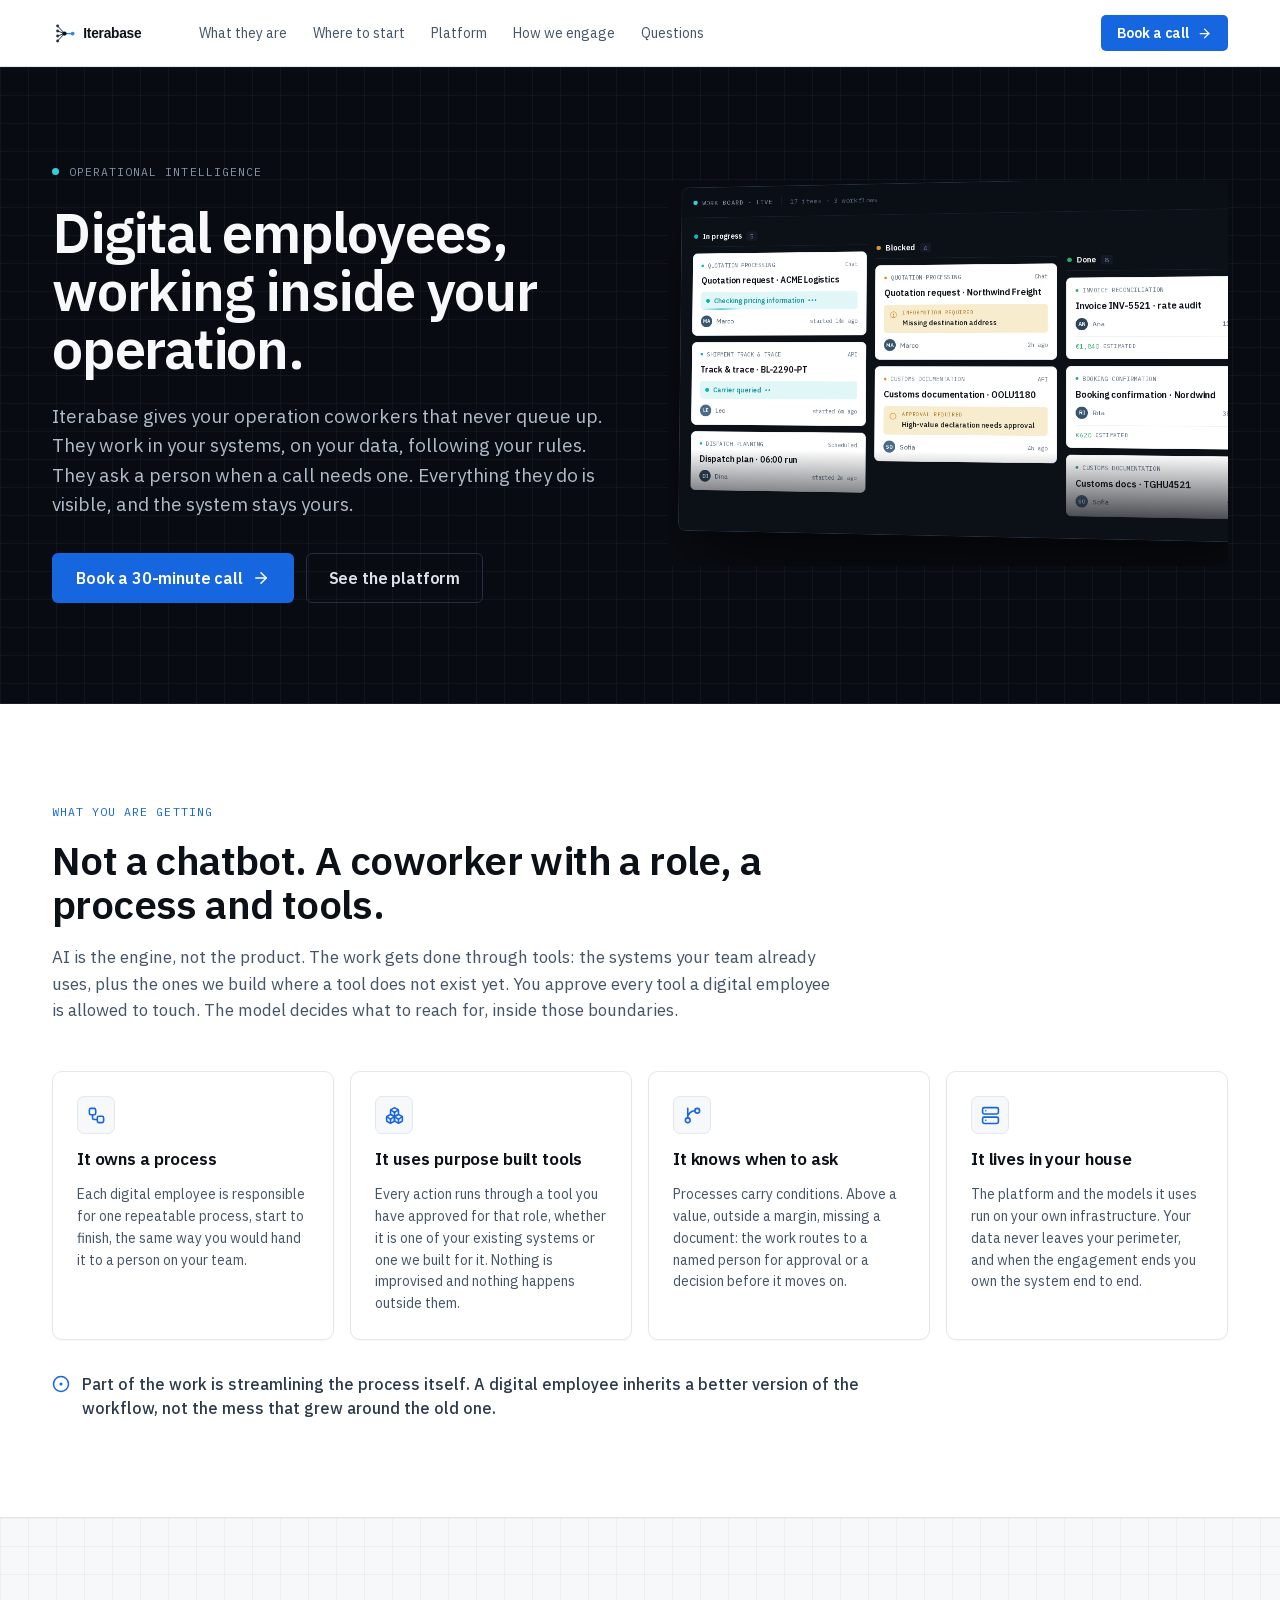
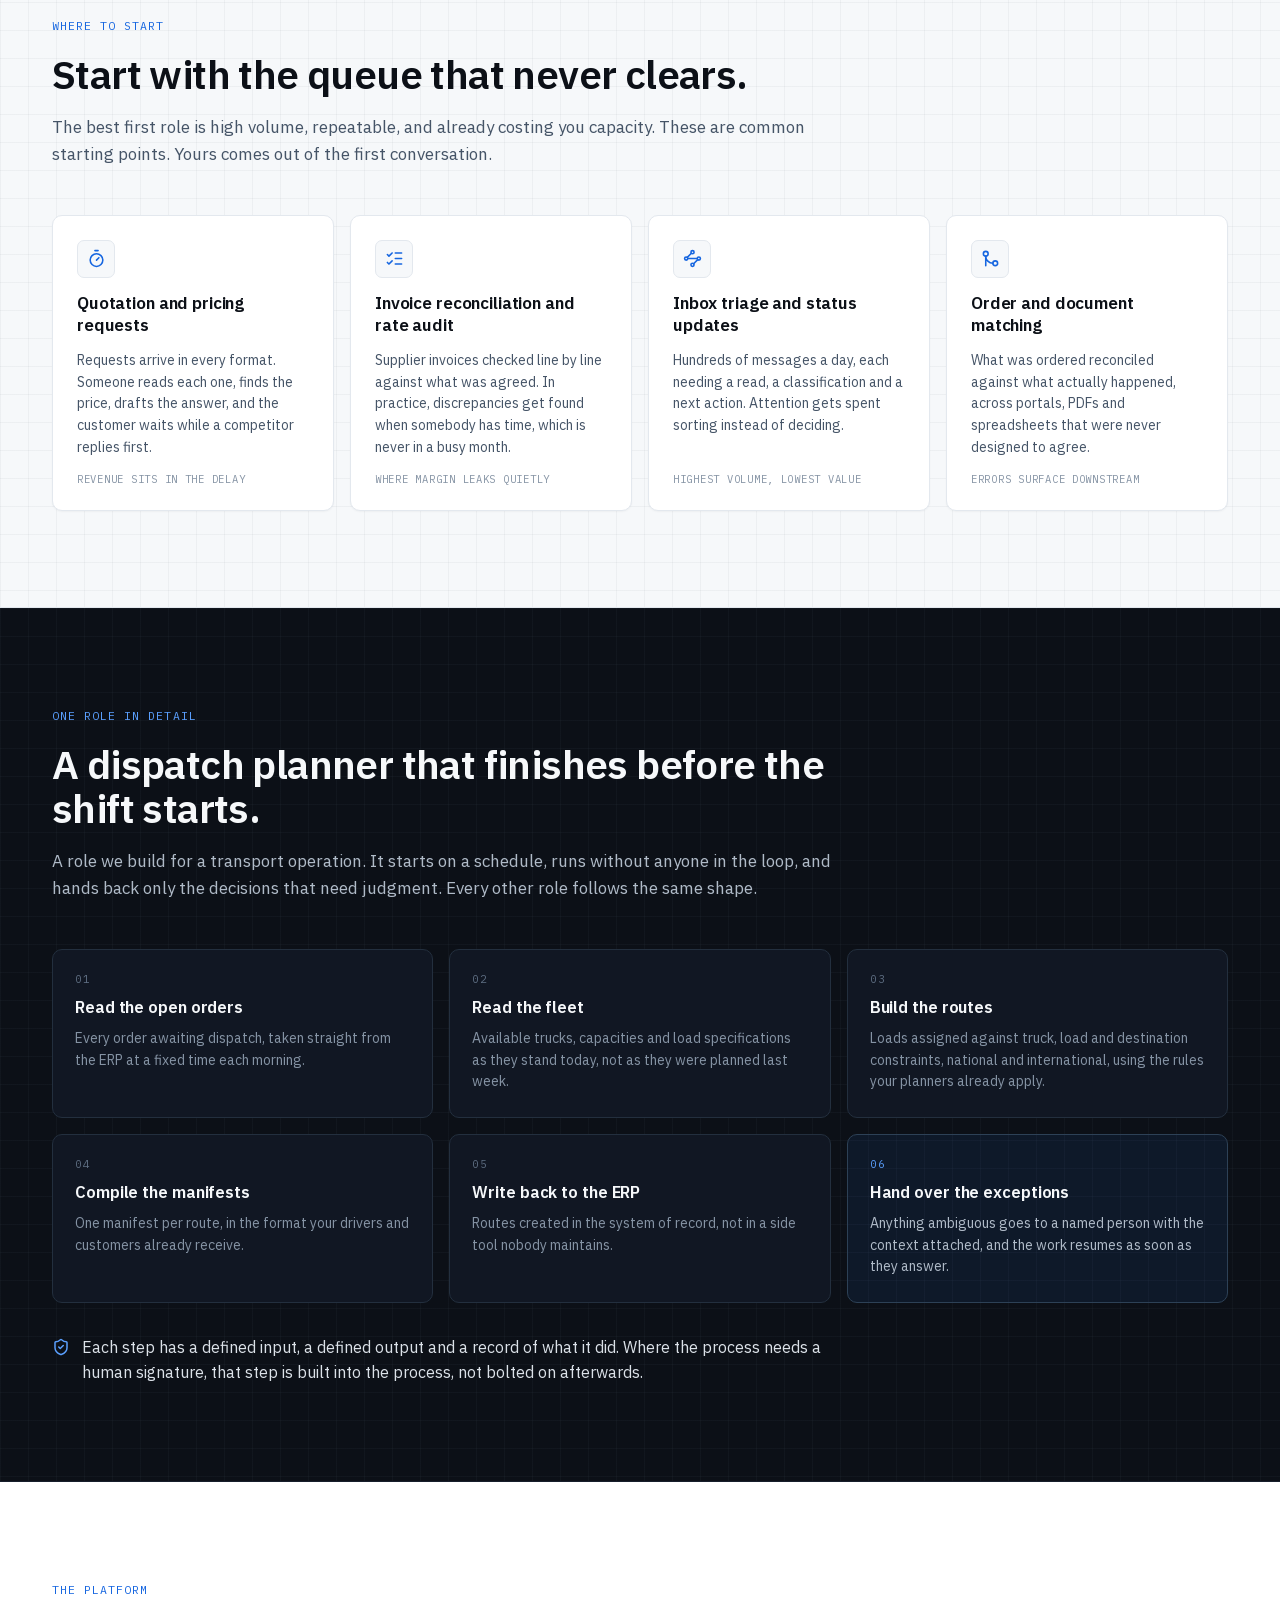
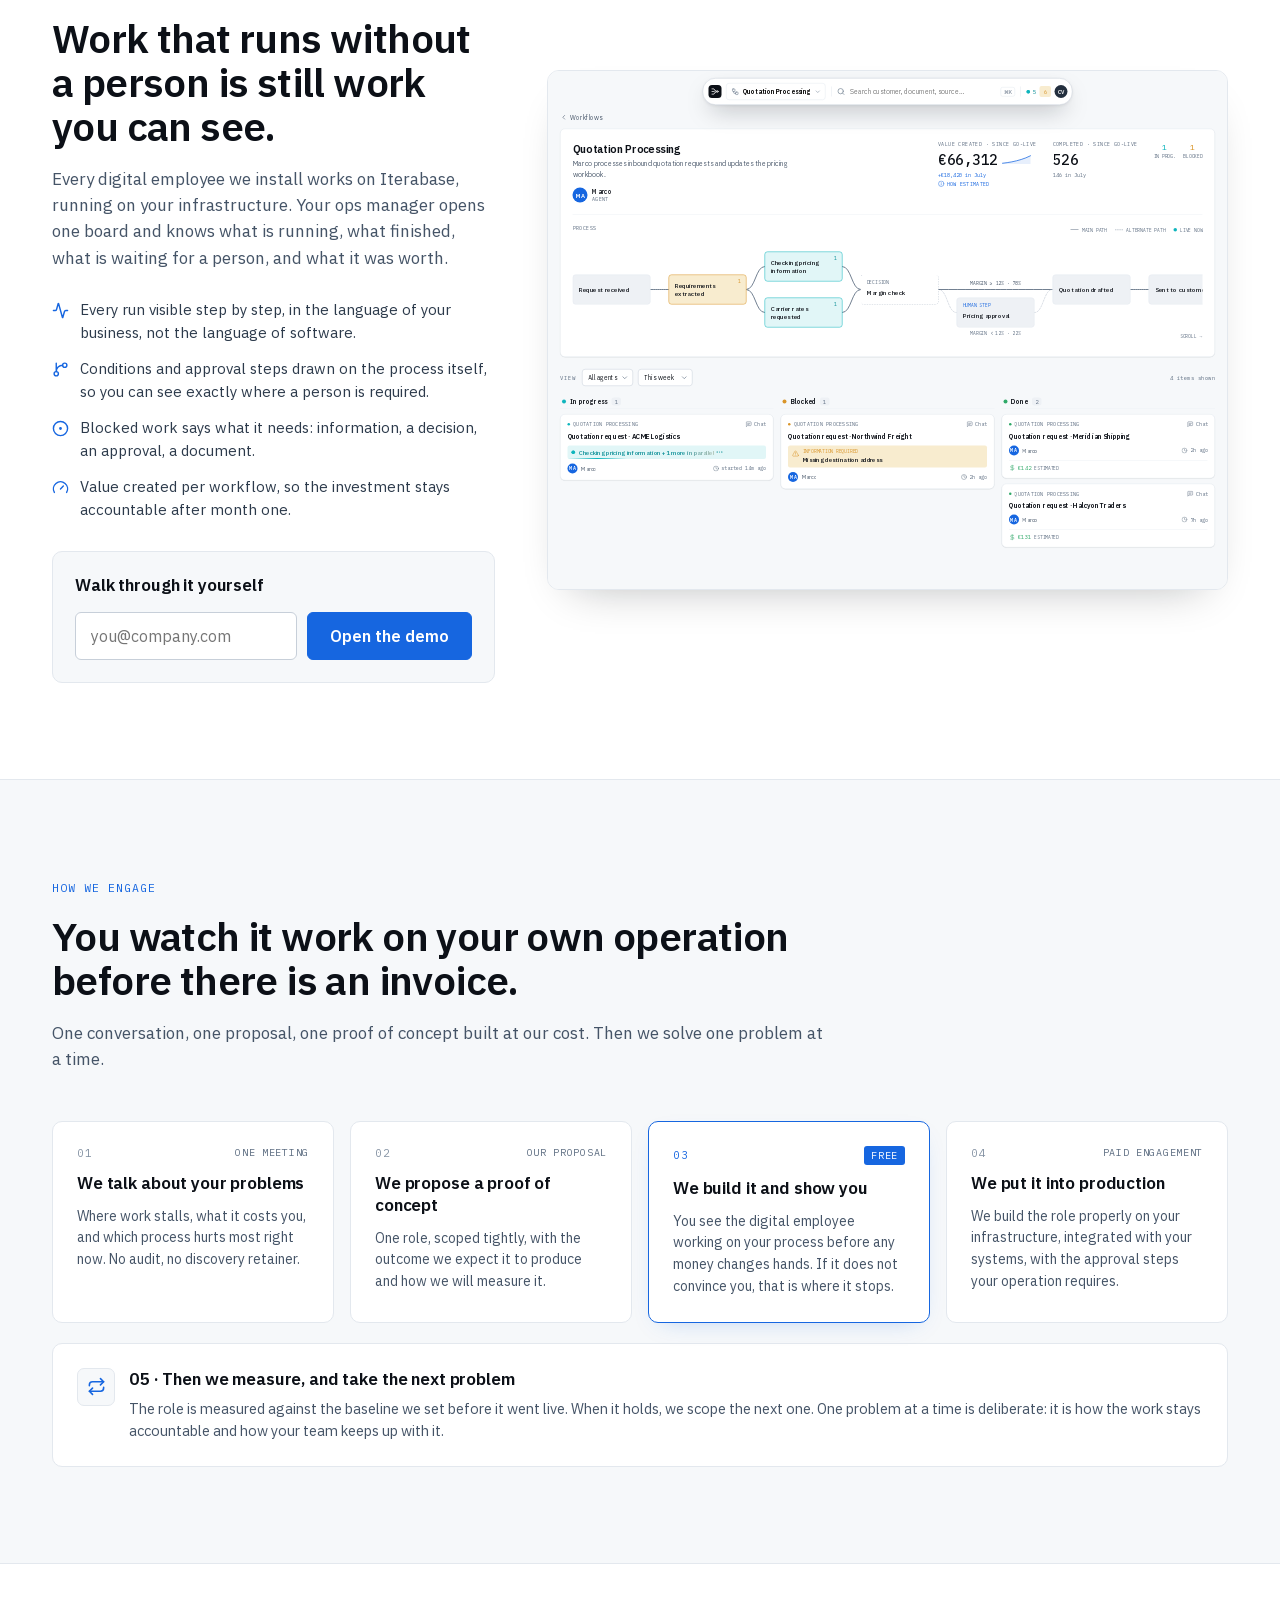
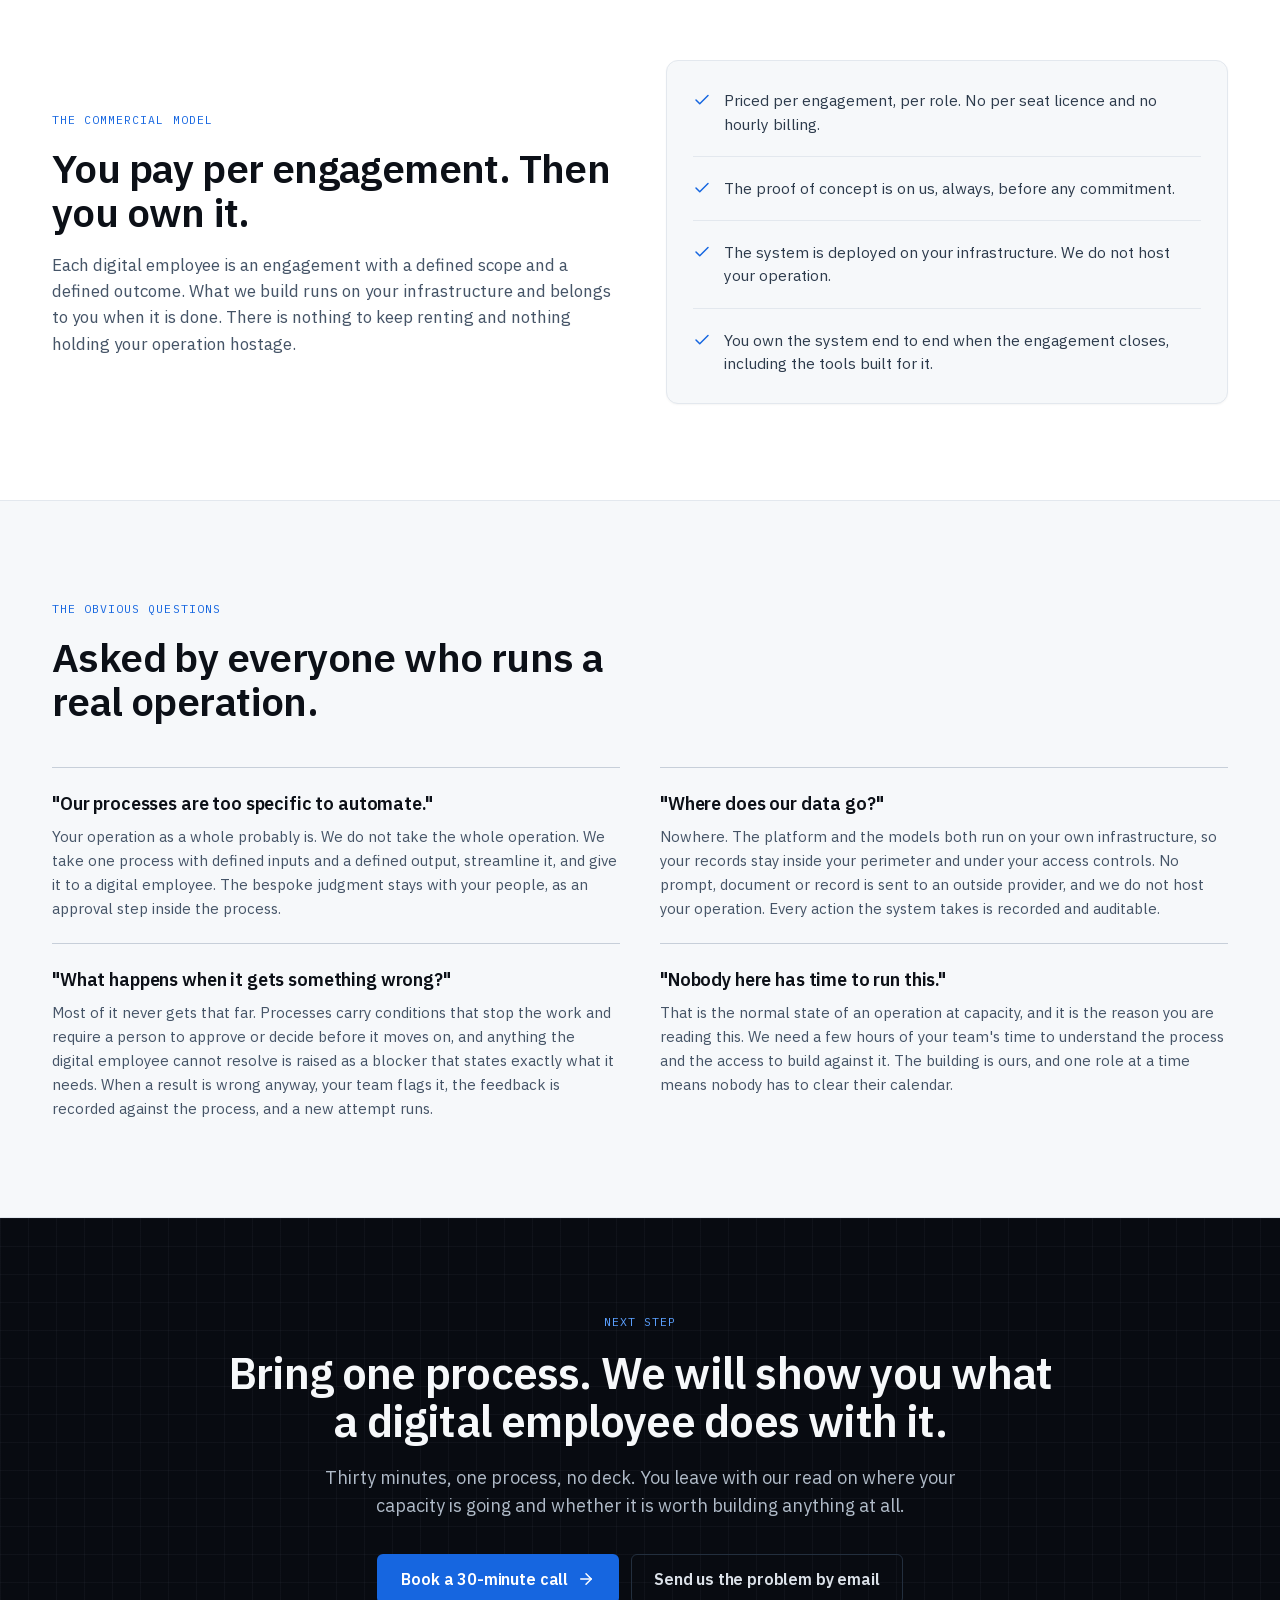
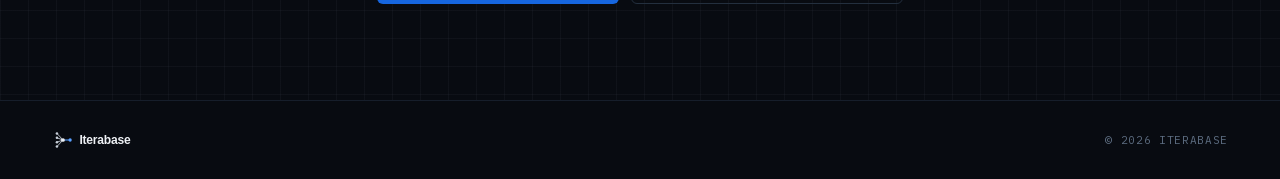
<file: index.html>
<!DOCTYPE html>
<html lang="en">
<head>
<meta charset="utf-8">
<meta name="viewport" content="width=device-width, initial-scale=1">
<title>Iterabase: Digital employees, working inside your operation.</title>
<meta name="description" content="Iterabase installs digital employees inside your operation. They work in your systems, on your data, following your rules, and ask a person when a call needs one.">
<link rel="canonical" href="https://www.iterabase.com/">
<meta name="robots" content="index, follow, max-image-preview:large">
<meta name="theme-color" content="#080B11">
<meta name="author" content="Iterabase">
<link rel="icon" type="image/png" href="assets/favicon.png">
<link rel="icon" type="image/svg+xml" href="assets/logomark.svg">
<link rel="apple-touch-icon" href="assets/favicon.png">
<meta property="og:type" content="website">
<meta property="og:site_name" content="Iterabase">
<meta property="og:url" content="https://www.iterabase.com/">
<meta property="og:locale" content="en_US">
<meta property="og:title" content="Iterabase: Digital employees, working inside your operation.">
<meta property="og:description" content="Coworkers that never queue up. They run in your systems, on your data, following your rules. Everything they do stays visible. AI is the engine, not the product.">
<meta property="og:image" content="https://www.iterabase.com/assets/og-image.png?v=20260814-2">
<meta property="og:image:width" content="1200">
<meta property="og:image:height" content="630">
<meta property="og:image:alt" content="Iterabase work board: digital employees running quotation, customs, invoice and dispatch work.">
<meta name="twitter:card" content="summary_large_image">
<meta name="twitter:title" content="Iterabase: Digital employees, working inside your operation.">
<meta name="twitter:description" content="Coworkers that never queue up. They run in your systems, on your data, following your rules. Everything they do stays visible. AI is the engine, not the product.">
<meta name="twitter:image" content="https://www.iterabase.com/assets/og-image.png?v=20260814-2">
<meta name="twitter:image:alt" content="Iterabase work board: digital employees running quotation, customs, invoice and dispatch work.">
<script type="application/ld+json">
{
  "@context": "https://schema.org",
  "@type": "Organization",
  "name": "Iterabase",
  "url": "https://www.iterabase.com/",
  "logo": "https://www.iterabase.com/assets/logo.svg",
  "description": "Iterabase installs digital employees inside operational teams. They work in your existing systems, on your data, following your rules, and escalate to a person when a decision needs one.",
  "slogan": "Digital employees, working inside your operation."
}
</script>
<link rel="stylesheet" href="assets/fonts.css">
<script defer src="assets/lucide.min.js"></script>
<style>
html, body { margin: 0; padding: 0; }
body { background: #FFFFFF; -webkit-font-smoothing: antialiased; }
* { box-sizing: border-box; }
a { color: #1666E0; text-decoration: none; }
a:hover { color: #0F4FB0; }
input { font-family: 'IBM Plex Sans', system-ui, sans-serif; }
::selection { background: rgba(45,130,247,0.20); }
@keyframes ib-pulse { 0%, 100% { opacity: 1; } 50% { opacity: 0.28; } }
@media (prefers-reduced-motion: reduce) { * { animation: none !important; } }
@media (max-width: 980px) {
  .ib-two { grid-template-columns: 1fr !important; }
  .ib-four { grid-template-columns: repeat(2, 1fr) !important; }
  .ib-nav-links { display: none !important; }
  .ib-pad { padding-top: 64px !important; padding-bottom: 64px !important; }
}
@media (max-width: 620px) {
  .ib-four { grid-template-columns: 1fr !important; }
  .ib-cta-row { flex-direction: column !important; align-items: stretch !important; }
  .ib-cta-row a { justify-content: center !important; }
  .ib-hide-xs { display: none !important; }
  .ib-gate { flex-direction: column !important; align-items: stretch !important; gap: 12px !important; }
  .ib-footer { flex-direction: column !important; align-items: flex-start !important; gap: 14px !important; }
}
</style>
<style>
[hidden] { display: none !important; }
[data-hover="0"]:hover { color: #0C1017; }
[data-hover="1"]:hover { background: #0F4FB0; color: #FFFFFF; }
[data-hover="2"]:hover { background: #2D82F7; color: #FFFFFF; }
[data-hover="3"]:hover { background: #111723; border-color: #313F51; color: #F6F8FA; }
[data-hover="4"]:hover { border-color: #C7CFD9; }
[data-hover="5"]:hover { background: #0F4FB0; }
[data-focus="0"]:focus { border-color: #1666E0; box-shadow: 0 0 0 3px rgba(45,130,247,0.18); }
</style>
<!-- Privacy-friendly analytics by Plausible -->
<script async src="https://plausible.io/js/pa-YndgpThF4TZSkHCp6Ge0S.js"></script>
<script>
  window.plausible=window.plausible||function(){(plausible.q=plausible.q||[]).push(arguments)},plausible.init=plausible.init||function(i){plausible.o=i||{}};
  window.iterabaseEnvironment = /^(www\.)?iterabase\.com$/.test(window.location.hostname) ? 'production' : 'preview';
  window.iterabaseAnalyticsOptions = {
    customProperties: { environment: window.iterabaseEnvironment },
    formSubmissions: false
  };
  plausible.init(window.iterabaseAnalyticsOptions);
</script>
</head>
<body>
<div style="font-family: 'IBM Plex Sans', system-ui, sans-serif; color: #0C1017; background: #FFFFFF;">

  <header data-screen-label="Nav" style="position: sticky; top: 0; z-index: 40; background: rgba(255,255,255,0.86); backdrop-filter: blur(10px); border-bottom: 1px solid #E3E8EE;">
    <div style="max-width: 1240px; margin: 0 auto; padding: 0 32px; height: 66px; display: flex; align-items: center; gap: 32px;">
      <a href="#hero" style="display: flex; align-items: center;"><img src="assets/logo.svg" alt="Iterabase" style="height: 25px; display: block;"></a>
      <nav class="ib-nav-links" style="display: flex; gap: 26px; align-items: center;">
        <a href="#what" style="font-size: 14px; color: #455467;" data-hover="0">What they are</a>
        <a href="#roles" style="font-size: 14px; color: #455467;" data-hover="0">Where to start</a>
        <a href="#platform" style="font-size: 14px; color: #455467;" data-hover="0">Platform</a>
        <a href="#engage" style="font-size: 14px; color: #455467;" data-hover="0">How we engage</a>
        <a href="#faq" style="font-size: 14px; color: #455467;" data-hover="0">Questions</a>
      </nav>
      <div style="margin-left: auto; display: flex; align-items: center; gap: 16px;">
        <a href="https://cal.com/nunocgoncalves/30min" data-cal-link data-cal-location="nav" style="display: inline-flex; align-items: center; gap: 8px; background: #1666E0; color: #FFFFFF; font-size: 14px; font-weight: 600; letter-spacing: -0.01em; height: 36px; padding: 0 16px; border-radius: 5px; white-space: nowrap;" data-hover="1">Book a call<i data-lucide="arrow-right" style="width: 15px; height: 15px;"></i></a>
      </div>
    </div>
  </header>

  <section id="hero" data-theme="dark" data-screen-label="Hero" style="background: #080B11; color: #DCE2E9; border-bottom: 1px solid #161E2B; background-image: linear-gradient(to right, rgba(133,147,164,0.07) 1px, transparent 1px), linear-gradient(to bottom, rgba(133,147,164,0.07) 1px, transparent 1px); background-size: 28px 28px;">
    <div class="ib-two ib-pad" style="max-width: 1240px; margin: 0 auto; padding: 92px 32px 100px; display: grid; grid-template-columns: 1fr 1fr; gap: 56px; align-items: center;">
      <div>
        <span style="display: inline-flex; align-items: center; gap: 10px; font-family: 'IBM Plex Mono', monospace; font-size: 11.5px; letter-spacing: 0.09em; text-transform: uppercase; color: #8593A4;"><span style="width: 7px; height: 7px; border-radius: 999px; background: #2FD0D6; animation: ib-pulse 2.6s ease-in-out infinite;"></span>Operational intelligence</span>
        <h1 style="font-size: clamp(38px, 4.4vw, 56px); font-weight: 600; letter-spacing: -0.022em; line-height: 1.04; margin: 24px 0 0; color: #F6F8FA; text-wrap: pretty;">Digital employees, working inside your operation.</h1>
        <p style="font-size: 19px; line-height: 1.55; color: #B0BBC8; margin: 24px 0 0; max-width: 33em;">Iterabase gives your operation coworkers that never queue up. They work in your systems, on your data, following your rules. They ask a person when a call needs one. Everything they do is visible, and the system stays yours.</p>
        <div class="ib-cta-row" style="display: flex; gap: 12px; flex-wrap: wrap; margin-top: 34px;">
          <a href="https://cal.com/nunocgoncalves/30min" data-cal-link data-cal-location="hero" style="display: inline-flex; align-items: center; gap: 9px; background: #1666E0; color: #FFFFFF; font-size: 16px; font-weight: 600; letter-spacing: -0.01em; height: 50px; padding: 0 24px; border-radius: 6px;" data-hover="2">Book a 30-minute call<i data-lucide="arrow-right" style="width: 18px; height: 18px;"></i></a>
          <a href="#platform" style="display: inline-flex; align-items: center; gap: 9px; background: transparent; color: #DCE2E9; font-size: 16px; font-weight: 600; letter-spacing: -0.01em; height: 50px; padding: 0 22px; border-radius: 6px; border: 1px solid #232F3E;" data-hover="3">See the platform</a>
        </div>
      </div>

      <div style="position: relative; height: 400px; overflow: hidden;">
        <div style="position: absolute; top: 0; left: 0; width: 1080px; transform: scale(0.55); transform-origin: top left;">
          <iframe src="/embed/hero-board.html" title="Live Iterabase work board" scrolling="no" tabindex="-1" aria-hidden="true" style="display: block; width: 1080px; height: 700px; border: 0; pointer-events: none;"></iframe>
        </div>
      </div>
    </div>
  </section>

  <section id="what" data-screen-label="What they are" class="ib-pad" style="padding: 96px 0; background: #FFFFFF; border-bottom: 1px solid #E3E8EE;">
    <div style="max-width: 1240px; margin: 0 auto; padding: 0 32px;">
      <div style="max-width: 780px;">
        <span style="font-family: 'IBM Plex Mono', monospace; font-size: 11.5px; letter-spacing: 0.09em; text-transform: uppercase; color: #1666E0;">What you are getting</span>
        <h2 style="font-size: clamp(30px, 3.3vw, 40px); font-weight: 600; letter-spacing: -0.015em; line-height: 1.1; margin: 18px 0 0; color: #0C1017; text-wrap: pretty;">Not a chatbot. A coworker with a role, a process and tools.</h2>
        <p style="font-size: 17px; line-height: 1.55; color: #455467; margin: 18px 0 0;">AI is the engine, not the product. The work gets done through tools: the systems your team already uses, plus the ones we build where a tool does not exist yet. You approve every tool a digital employee is allowed to touch. The model decides what to reach for, inside those boundaries.</p>
      </div>
      <div class="ib-four" style="display: grid; grid-template-columns: repeat(4, 1fr); gap: 16px; margin-top: 48px;">
        <div style="border: 1px solid #E3E8EE; border-radius: 10px; background: #FFFFFF; padding: 24px; display: flex; flex-direction: column; gap: 14px; box-shadow: 0 1px 2px rgba(8,11,17,0.04);" data-hover="4">
          <span style="width: 38px; height: 38px; border-radius: 7px; border: 1px solid #E3E8EE; background: #F6F8FA; display: flex; align-items: center; justify-content: center; color: #1666E0;"><i data-lucide="workflow" style="width: 19px; height: 19px;"></i></span>
          <h3 style="font-size: 17px; font-weight: 600; letter-spacing: -0.008em; margin: 0; color: #0C1017;">It owns a process</h3>
          <p style="font-size: 14px; line-height: 1.55; color: #455467; margin: 0;">Each digital employee is responsible for one repeatable process, start to finish, the same way you would hand it to a person on your team.</p>
        </div>
        <div style="border: 1px solid #E3E8EE; border-radius: 10px; background: #FFFFFF; padding: 24px; display: flex; flex-direction: column; gap: 14px; box-shadow: 0 1px 2px rgba(8,11,17,0.04);" data-hover="4">
          <span style="width: 38px; height: 38px; border-radius: 7px; border: 1px solid #E3E8EE; background: #F6F8FA; display: flex; align-items: center; justify-content: center; color: #1666E0;"><i data-lucide="boxes" style="width: 19px; height: 19px;"></i></span>
          <h3 style="font-size: 17px; font-weight: 600; letter-spacing: -0.008em; margin: 0; color: #0C1017;">It uses purpose built tools</h3>
          <p style="font-size: 14px; line-height: 1.55; color: #455467; margin: 0;">Every action runs through a tool you have approved for that role, whether it is one of your existing systems or one we built for it. Nothing is improvised and nothing happens outside them.</p>
        </div>
        <div style="border: 1px solid #E3E8EE; border-radius: 10px; background: #FFFFFF; padding: 24px; display: flex; flex-direction: column; gap: 14px; box-shadow: 0 1px 2px rgba(8,11,17,0.04);" data-hover="4">
          <span style="width: 38px; height: 38px; border-radius: 7px; border: 1px solid #E3E8EE; background: #F6F8FA; display: flex; align-items: center; justify-content: center; color: #1666E0;"><i data-lucide="git-branch" style="width: 19px; height: 19px;"></i></span>
          <h3 style="font-size: 17px; font-weight: 600; letter-spacing: -0.008em; margin: 0; color: #0C1017;">It knows when to ask</h3>
          <p style="font-size: 14px; line-height: 1.55; color: #455467; margin: 0;">Processes carry conditions. Above a value, outside a margin, missing a document: the work routes to a named person for approval or a decision before it moves on.</p>
        </div>
        <div style="border: 1px solid #E3E8EE; border-radius: 10px; background: #FFFFFF; padding: 24px; display: flex; flex-direction: column; gap: 14px; box-shadow: 0 1px 2px rgba(8,11,17,0.04);" data-hover="4">
          <span style="width: 38px; height: 38px; border-radius: 7px; border: 1px solid #E3E8EE; background: #F6F8FA; display: flex; align-items: center; justify-content: center; color: #1666E0;"><i data-lucide="server" style="width: 19px; height: 19px;"></i></span>
          <h3 style="font-size: 17px; font-weight: 600; letter-spacing: -0.008em; margin: 0; color: #0C1017;">It lives in your house</h3>
          <p style="font-size: 14px; line-height: 1.55; color: #455467; margin: 0;">The platform and the models it uses run on your own infrastructure. Your data never leaves your perimeter, and when the engagement ends you own the system end to end.</p>
        </div>
      </div>
      <div style="display: flex; align-items: flex-start; gap: 12px; margin-top: 32px; max-width: 820px;">
        <i data-lucide="circle-dot" style="width: 18px; height: 18px; color: #1666E0; flex: none; margin-top: 3px;"></i>
        <p style="margin: 0; font-size: 16px; line-height: 1.55; color: #2C3A4B; font-weight: 500;">Part of the work is streamlining the process itself. A digital employee inherits a better version of the workflow, not the mess that grew around the old one.</p>
      </div>
    </div>
  </section>

  <section id="roles" data-screen-label="Where to start" class="ib-pad" style="padding: 96px 0; background: #F6F8FA; border-bottom: 1px solid #E3E8EE; background-image: linear-gradient(to right, rgba(14,26,43,0.04) 1px, transparent 1px), linear-gradient(to bottom, rgba(14,26,43,0.04) 1px, transparent 1px); background-size: 28px 28px;">
    <div style="max-width: 1240px; margin: 0 auto; padding: 0 32px;">
      <div style="max-width: 780px;">
        <span style="font-family: 'IBM Plex Mono', monospace; font-size: 11.5px; letter-spacing: 0.09em; text-transform: uppercase; color: #1666E0;">Where to start</span>
        <h2 style="font-size: clamp(30px, 3.3vw, 40px); font-weight: 600; letter-spacing: -0.015em; line-height: 1.1; margin: 18px 0 0; color: #0C1017; text-wrap: pretty;">Start with the queue that never clears.</h2>
        <p style="font-size: 17px; line-height: 1.55; color: #455467; margin: 18px 0 0;">The best first role is high volume, repeatable, and already costing you capacity. These are common starting points. Yours comes out of the first conversation.</p>
      </div>
      <div class="ib-four" style="display: grid; grid-template-columns: repeat(4, 1fr); gap: 16px; margin-top: 48px;">
        <div style="border: 1px solid #E3E8EE; border-radius: 10px; background: #FFFFFF; padding: 24px; display: flex; flex-direction: column; gap: 14px; box-shadow: 0 1px 2px rgba(8,11,17,0.04);" data-hover="4">
          <span style="width: 38px; height: 38px; border-radius: 7px; border: 1px solid #E3E8EE; background: #F6F8FA; display: flex; align-items: center; justify-content: center; color: #1666E0;"><i data-lucide="timer" style="width: 19px; height: 19px;"></i></span>
          <h3 style="font-size: 17px; font-weight: 600; letter-spacing: -0.008em; margin: 0; color: #0C1017;">Quotation and pricing requests</h3>
          <p style="font-size: 14px; line-height: 1.55; color: #455467; margin: 0;">Requests arrive in every format. Someone reads each one, finds the price, drafts the answer, and the customer waits while a competitor replies first.</p>
          <span style="font-family: 'IBM Plex Mono', monospace; font-size: 10.5px; letter-spacing: 0.07em; text-transform: uppercase; color: #8593A4; margin-top: auto;">Revenue sits in the delay</span>
        </div>
        <div style="border: 1px solid #E3E8EE; border-radius: 10px; background: #FFFFFF; padding: 24px; display: flex; flex-direction: column; gap: 14px; box-shadow: 0 1px 2px rgba(8,11,17,0.04);" data-hover="4">
          <span style="width: 38px; height: 38px; border-radius: 7px; border: 1px solid #E3E8EE; background: #F6F8FA; display: flex; align-items: center; justify-content: center; color: #1666E0;"><i data-lucide="list-checks" style="width: 19px; height: 19px;"></i></span>
          <h3 style="font-size: 17px; font-weight: 600; letter-spacing: -0.008em; margin: 0; color: #0C1017;">Invoice reconciliation and rate audit</h3>
          <p style="font-size: 14px; line-height: 1.55; color: #455467; margin: 0;">Supplier invoices checked line by line against what was agreed. In practice, discrepancies get found when somebody has time, which is never in a busy month.</p>
          <span style="font-family: 'IBM Plex Mono', monospace; font-size: 10.5px; letter-spacing: 0.07em; text-transform: uppercase; color: #8593A4; margin-top: auto;">Where margin leaks quietly</span>
        </div>
        <div style="border: 1px solid #E3E8EE; border-radius: 10px; background: #FFFFFF; padding: 24px; display: flex; flex-direction: column; gap: 14px; box-shadow: 0 1px 2px rgba(8,11,17,0.04);" data-hover="4">
          <span style="width: 38px; height: 38px; border-radius: 7px; border: 1px solid #E3E8EE; background: #F6F8FA; display: flex; align-items: center; justify-content: center; color: #1666E0;"><i data-lucide="waypoints" style="width: 19px; height: 19px;"></i></span>
          <h3 style="font-size: 17px; font-weight: 600; letter-spacing: -0.008em; margin: 0; color: #0C1017;">Inbox triage and status updates</h3>
          <p style="font-size: 14px; line-height: 1.55; color: #455467; margin: 0;">Hundreds of messages a day, each needing a read, a classification and a next action. Attention gets spent sorting instead of deciding.</p>
          <span style="font-family: 'IBM Plex Mono', monospace; font-size: 10.5px; letter-spacing: 0.07em; text-transform: uppercase; color: #8593A4; margin-top: auto;">Highest volume, lowest value</span>
        </div>
        <div style="border: 1px solid #E3E8EE; border-radius: 10px; background: #FFFFFF; padding: 24px; display: flex; flex-direction: column; gap: 14px; box-shadow: 0 1px 2px rgba(8,11,17,0.04);" data-hover="4">
          <span style="width: 38px; height: 38px; border-radius: 7px; border: 1px solid #E3E8EE; background: #F6F8FA; display: flex; align-items: center; justify-content: center; color: #1666E0;"><i data-lucide="git-merge" style="width: 19px; height: 19px;"></i></span>
          <h3 style="font-size: 17px; font-weight: 600; letter-spacing: -0.008em; margin: 0; color: #0C1017;">Order and document matching</h3>
          <p style="font-size: 14px; line-height: 1.55; color: #455467; margin: 0;">What was ordered reconciled against what actually happened, across portals, PDFs and spreadsheets that were never designed to agree.</p>
          <span style="font-family: 'IBM Plex Mono', monospace; font-size: 10.5px; letter-spacing: 0.07em; text-transform: uppercase; color: #8593A4; margin-top: auto;">Errors surface downstream</span>
        </div>
      </div>
    </div>
  </section>

  <section id="example" data-theme="dark" data-screen-label="Example workflow" class="ib-pad" style="padding: 96px 0; background: #0C1017; color: #DCE2E9; border-bottom: 1px solid #161E2B; background-image: linear-gradient(to right, rgba(133,147,164,0.05) 1px, transparent 1px), linear-gradient(to bottom, rgba(133,147,164,0.05) 1px, transparent 1px); background-size: 28px 28px;">
    <div style="max-width: 1240px; margin: 0 auto; padding: 0 32px;">
      <div style="max-width: 780px;">
        <span style="font-family: 'IBM Plex Mono', monospace; font-size: 11.5px; letter-spacing: 0.09em; text-transform: uppercase; color: #5BA0FF;">One role in detail</span>
        <h2 style="font-size: clamp(30px, 3.3vw, 40px); font-weight: 600; letter-spacing: -0.015em; line-height: 1.1; margin: 18px 0 0; color: #F6F8FA; text-wrap: pretty;">A dispatch planner that finishes before the shift starts.</h2>
        <p style="font-size: 17px; line-height: 1.55; color: #B0BBC8; margin: 18px 0 0;">A role we build for a transport operation. It starts on a schedule, runs without anyone in the loop, and hands back only the decisions that need judgment. Every other role follows the same shape.</p>
      </div>
      <div class="ib-four" style="display: grid; grid-template-columns: repeat(3, 1fr); gap: 16px; margin-top: 48px;">
        <div style="border: 1px solid #232F3E; border-radius: 10px; background: #111723; padding: 22px 22px 24px; display: flex; flex-direction: column; gap: 10px;">
          <span style="font-family: 'IBM Plex Mono', monospace; font-size: 11px; letter-spacing: 0.08em; color: #5E6E82;">01</span>
          <h3 style="font-size: 16.5px; font-weight: 600; margin: 0; color: #F6F8FA; letter-spacing: -0.006em;">Read the open orders</h3>
          <p style="font-size: 14px; line-height: 1.55; color: #8593A4; margin: 0;">Every order awaiting dispatch, taken straight from the ERP at a fixed time each morning.</p>
        </div>
        <div style="border: 1px solid #232F3E; border-radius: 10px; background: #111723; padding: 22px 22px 24px; display: flex; flex-direction: column; gap: 10px;">
          <span style="font-family: 'IBM Plex Mono', monospace; font-size: 11px; letter-spacing: 0.08em; color: #5E6E82;">02</span>
          <h3 style="font-size: 16.5px; font-weight: 600; margin: 0; color: #F6F8FA; letter-spacing: -0.006em;">Read the fleet</h3>
          <p style="font-size: 14px; line-height: 1.55; color: #8593A4; margin: 0;">Available trucks, capacities and load specifications as they stand today, not as they were planned last week.</p>
        </div>
        <div style="border: 1px solid #232F3E; border-radius: 10px; background: #111723; padding: 22px 22px 24px; display: flex; flex-direction: column; gap: 10px;">
          <span style="font-family: 'IBM Plex Mono', monospace; font-size: 11px; letter-spacing: 0.08em; color: #5E6E82;">03</span>
          <h3 style="font-size: 16.5px; font-weight: 600; margin: 0; color: #F6F8FA; letter-spacing: -0.006em;">Build the routes</h3>
          <p style="font-size: 14px; line-height: 1.55; color: #8593A4; margin: 0;">Loads assigned against truck, load and destination constraints, national and international, using the rules your planners already apply.</p>
        </div>
        <div style="border: 1px solid #232F3E; border-radius: 10px; background: #111723; padding: 22px 22px 24px; display: flex; flex-direction: column; gap: 10px;">
          <span style="font-family: 'IBM Plex Mono', monospace; font-size: 11px; letter-spacing: 0.08em; color: #5E6E82;">04</span>
          <h3 style="font-size: 16.5px; font-weight: 600; margin: 0; color: #F6F8FA; letter-spacing: -0.006em;">Compile the manifests</h3>
          <p style="font-size: 14px; line-height: 1.55; color: #8593A4; margin: 0;">One manifest per route, in the format your drivers and customers already receive.</p>
        </div>
        <div style="border: 1px solid #232F3E; border-radius: 10px; background: #111723; padding: 22px 22px 24px; display: flex; flex-direction: column; gap: 10px;">
          <span style="font-family: 'IBM Plex Mono', monospace; font-size: 11px; letter-spacing: 0.08em; color: #5E6E82;">05</span>
          <h3 style="font-size: 16.5px; font-weight: 600; margin: 0; color: #F6F8FA; letter-spacing: -0.006em;">Write back to the ERP</h3>
          <p style="font-size: 14px; line-height: 1.55; color: #8593A4; margin: 0;">Routes created in the system of record, not in a side tool nobody maintains.</p>
        </div>
        <div style="border: 1px solid #2D4156; border-radius: 10px; background: rgba(45,130,247,0.08); padding: 22px 22px 24px; display: flex; flex-direction: column; gap: 10px;">
          <span style="font-family: 'IBM Plex Mono', monospace; font-size: 11px; letter-spacing: 0.08em; color: #5BA0FF;">06</span>
          <h3 style="font-size: 16.5px; font-weight: 600; margin: 0; color: #F6F8FA; letter-spacing: -0.006em;">Hand over the exceptions</h3>
          <p style="font-size: 14px; line-height: 1.55; color: #B0BBC8; margin: 0;">Anything ambiguous goes to a named person with the context attached, and the work resumes as soon as they answer.</p>
        </div>
      </div>
      <div style="display: flex; align-items: flex-start; gap: 12px; margin-top: 32px; max-width: 820px;">
        <i data-lucide="shield-check" style="width: 18px; height: 18px; color: #5BA0FF; flex: none; margin-top: 3px;"></i>
        <p style="margin: 0; font-size: 16px; line-height: 1.55; color: #DCE2E9;">Each step has a defined input, a defined output and a record of what it did. Where the process needs a human signature, that step is built into the process, not bolted on afterwards.</p>
      </div>
    </div>
  </section>

  <section id="platform" data-screen-label="Platform" class="ib-pad" style="padding: 96px 0; background: #FFFFFF; border-bottom: 1px solid #E3E8EE;">
    <div style="max-width: 1240px; margin: 0 auto; padding: 0 32px;">
      <div class="ib-two" style="display: grid; grid-template-columns: 0.78fr 1.22fr; gap: 52px; align-items: center;">
        <div>
          <span style="font-family: 'IBM Plex Mono', monospace; font-size: 11.5px; letter-spacing: 0.09em; text-transform: uppercase; color: #1666E0;">The platform</span>
          <h2 style="font-size: clamp(30px, 3.3vw, 40px); font-weight: 600; letter-spacing: -0.015em; line-height: 1.1; margin: 18px 0 0; color: #0C1017; text-wrap: pretty;">Work that runs without a person is still work you can see.</h2>
          <p style="font-size: 17px; line-height: 1.55; color: #455467; margin: 18px 0 0;">Every digital employee we install works on Iterabase, running on your infrastructure. Your ops manager opens one board and knows what is running, what finished, what is waiting for a person, and what it was worth.</p>
          <div style="display: flex; flex-direction: column; gap: 14px; margin-top: 28px;">
            <div style="display: flex; gap: 11px; align-items: flex-start;">
              <i data-lucide="activity" style="width: 17px; height: 17px; color: #1666E0; flex: none; margin-top: 3px;"></i>
              <span style="font-size: 15px; line-height: 1.5; color: #2C3A4B;">Every run visible step by step, in the language of your business, not the language of software.</span>
            </div>
            <div style="display: flex; gap: 11px; align-items: flex-start;">
              <i data-lucide="git-branch" style="width: 17px; height: 17px; color: #1666E0; flex: none; margin-top: 3px;"></i>
              <span style="font-size: 15px; line-height: 1.5; color: #2C3A4B;">Conditions and approval steps drawn on the process itself, so you can see exactly where a person is required.</span>
            </div>
            <div style="display: flex; gap: 11px; align-items: flex-start;">
              <i data-lucide="circle-dot" style="width: 17px; height: 17px; color: #1666E0; flex: none; margin-top: 3px;"></i>
              <span style="font-size: 15px; line-height: 1.5; color: #2C3A4B;">Blocked work says what it needs: information, a decision, an approval, a document.</span>
            </div>
            <div style="display: flex; gap: 11px; align-items: flex-start;">
              <i data-lucide="gauge" style="width: 17px; height: 17px; color: #1666E0; flex: none; margin-top: 3px;"></i>
              <span style="font-size: 15px; line-height: 1.5; color: #2C3A4B;">Value created per workflow, so the investment stays accountable after month one.</span>
            </div>
          </div>

          <div style="margin-top: 30px; border: 1px solid #E3E8EE; border-radius: 10px; background: #F6F8FA; padding: 22px;">
            <div id="gate-form-state">
              <h3 style="font-size: 17px; font-weight: 600; margin: 0; color: #0C1017; letter-spacing: -0.008em;">Walk through it yourself</h3>
              <form id="demo-form" class="ib-gate" style="display: flex; gap: 10px; margin-top: 16px; align-items: center;" novalidate>
                <input id="demo-email" name="email" type="email" autocomplete="email" inputmode="email" placeholder="you@company.com" aria-describedby="demo-error" style="flex: 1; min-width: 0; height: 48px; padding: 0 15px; font-size: 16px; color: #0C1017; background: #FFFFFF; border: 1px solid #C7CFD9; border-radius: 6px; outline: none;" data-focus="0">
                <button type="submit" style="flex: none; height: 48px; padding: 0 22px; font-family: 'IBM Plex Sans', system-ui, sans-serif; font-size: 16px; font-weight: 600; color: #FFFFFF; background: #1666E0; border: 1px solid #1666E0; border-radius: 6px; cursor: pointer; white-space: nowrap;" data-hover="5">Open the demo</button>
              </form>
              <p id="demo-error" role="alert" hidden style="font-size: 13px; color: #E0533D; margin: 10px 0 0;">Enter a valid work email address.</p>
            </div>
            <div id="gate-success-state" hidden>
              <span style="display: inline-flex; align-items: center; gap: 8px; font-family: 'IBM Plex Mono', monospace; font-size: 10.5px; letter-spacing: 0.08em; text-transform: uppercase; color: #2FA968;"><i data-lucide="check" style="width: 14px; height: 14px;"></i>Access open</span>
              <h3 style="font-size: 17px; font-weight: 600; margin: 12px 0 0; color: #0C1017; letter-spacing: -0.008em;">The demo is ready.</h3>
              <p style="font-size: 14px; line-height: 1.55; color: #455467; margin: 8px 0 0;">Sample data, real product. Try the board, open a blocked item, and answer what the digital employee is asking for.</p>
              <a href="/demo/" target="_blank" rel="noopener" data-demo-link style="display: inline-flex; align-items: center; gap: 9px; margin-top: 16px; background: #1666E0; color: #FFFFFF; font-size: 15px; font-weight: 600; height: 44px; padding: 0 20px; border-radius: 6px;" data-hover="1">Open the platform demo<i data-lucide="arrow-up-right" style="width: 17px; height: 17px;"></i></a>
            </div>
          </div>
        </div>

        <div style="position: relative; height: 520px; border: 1px solid #E3E8EE; border-radius: 12px; background: #FFFFFF; box-shadow: 0 20px 44px -26px rgba(8,11,17,0.32); overflow: hidden;">
          <iframe src="/demo/Agent%20Work%20Management%20v3.dc.html#workflow" title="Iterabase process view" loading="lazy" scrolling="no" style="position: absolute; top: 0; left: 0; width: 200%; height: 200%; border: 0; transform: scale(0.5); transform-origin: top left; pointer-events: none;"></iframe>
        </div>
      </div>
    </div>
  </section>

  <section id="engage" data-screen-label="How we engage" class="ib-pad" style="padding: 96px 0; background: #F6F8FA; border-bottom: 1px solid #E3E8EE;">
    <div style="max-width: 1240px; margin: 0 auto; padding: 0 32px;">
      <div style="max-width: 780px;">
        <span style="font-family: 'IBM Plex Mono', monospace; font-size: 11.5px; letter-spacing: 0.09em; text-transform: uppercase; color: #1666E0;">How we engage</span>
        <h2 style="font-size: clamp(30px, 3.3vw, 40px); font-weight: 600; letter-spacing: -0.015em; line-height: 1.1; margin: 18px 0 0; color: #0C1017; text-wrap: pretty;">You watch it work on your own operation before there is an invoice.</h2>
        <p style="font-size: 17px; line-height: 1.55; color: #455467; margin: 18px 0 0;">One conversation, one proposal, one proof of concept built at our cost. Then we solve one problem at a time.</p>
      </div>
      <div class="ib-four" style="display: grid; grid-template-columns: repeat(4, 1fr); gap: 16px; margin-top: 48px; align-items: stretch;">
        <div style="border: 1px solid #E3E8EE; border-radius: 10px; background: #FFFFFF; padding: 24px; display: flex; flex-direction: column; gap: 12px;">
          <div style="display: flex; align-items: center; justify-content: space-between;">
            <span style="font-family: 'IBM Plex Mono', monospace; font-size: 11px; letter-spacing: 0.08em; color: #8593A4;">01</span>
            <span style="font-family: 'IBM Plex Mono', monospace; font-size: 10px; letter-spacing: 0.07em; text-transform: uppercase; color: #5E6E82;">One meeting</span>
          </div>
          <h3 style="font-size: 17px; font-weight: 600; margin: 0; color: #0C1017; letter-spacing: -0.008em;">We talk about your problems</h3>
          <p style="font-size: 14px; line-height: 1.55; color: #455467; margin: 0;">Where work stalls, what it costs you, and which process hurts most right now. No audit, no discovery retainer.</p>
        </div>
        <div style="border: 1px solid #E3E8EE; border-radius: 10px; background: #FFFFFF; padding: 24px; display: flex; flex-direction: column; gap: 12px;">
          <div style="display: flex; align-items: center; justify-content: space-between;">
            <span style="font-family: 'IBM Plex Mono', monospace; font-size: 11px; letter-spacing: 0.08em; color: #8593A4;">02</span>
            <span style="font-family: 'IBM Plex Mono', monospace; font-size: 10px; letter-spacing: 0.07em; text-transform: uppercase; color: #5E6E82;">Our proposal</span>
          </div>
          <h3 style="font-size: 17px; font-weight: 600; margin: 0; color: #0C1017; letter-spacing: -0.008em;">We propose a proof of concept</h3>
          <p style="font-size: 14px; line-height: 1.55; color: #455467; margin: 0;">One role, scoped tightly, with the outcome we expect it to produce and how we will measure it.</p>
        </div>
        <div style="border: 1px solid #1666E0; border-radius: 10px; background: #FFFFFF; padding: 24px; display: flex; flex-direction: column; gap: 12px; box-shadow: 0 8px 24px -14px rgba(22,102,224,0.35);">
          <div style="display: flex; align-items: center; justify-content: space-between;">
            <span style="font-family: 'IBM Plex Mono', monospace; font-size: 11px; letter-spacing: 0.08em; color: #1666E0;">03</span>
            <span style="font-family: 'IBM Plex Mono', monospace; font-size: 10px; letter-spacing: 0.07em; text-transform: uppercase; color: #FFFFFF; background: #1666E0; border-radius: 3px; padding: 3px 7px;">Free</span>
          </div>
          <h3 style="font-size: 17px; font-weight: 600; margin: 0; color: #0C1017; letter-spacing: -0.008em;">We build it and show you</h3>
          <p style="font-size: 14px; line-height: 1.55; color: #455467; margin: 0;">You see the digital employee working on your process before any money changes hands. If it does not convince you, that is where it stops.</p>
        </div>
        <div style="border: 1px solid #E3E8EE; border-radius: 10px; background: #FFFFFF; padding: 24px; display: flex; flex-direction: column; gap: 12px;">
          <div style="display: flex; align-items: center; justify-content: space-between;">
            <span style="font-family: 'IBM Plex Mono', monospace; font-size: 11px; letter-spacing: 0.08em; color: #8593A4;">04</span>
            <span style="font-family: 'IBM Plex Mono', monospace; font-size: 10px; letter-spacing: 0.07em; text-transform: uppercase; color: #5E6E82;">Paid engagement</span>
          </div>
          <h3 style="font-size: 17px; font-weight: 600; margin: 0; color: #0C1017; letter-spacing: -0.008em;">We put it into production</h3>
          <p style="font-size: 14px; line-height: 1.55; color: #455467; margin: 0;">We build the role properly on your infrastructure, integrated with your systems, with the approval steps your operation requires.</p>
        </div>
      </div>
      <div style="display: flex; align-items: flex-start; gap: 14px; margin-top: 20px; border: 1px solid #E3E8EE; border-radius: 10px; background: #FFFFFF; padding: 24px;">
        <span style="width: 38px; height: 38px; border-radius: 7px; border: 1px solid #E3E8EE; background: #F6F8FA; display: flex; align-items: center; justify-content: center; color: #1666E0; flex: none;"><i data-lucide="repeat" style="width: 19px; height: 19px;"></i></span>
        <div>
          <h3 style="font-size: 17px; font-weight: 600; margin: 0; color: #0C1017; letter-spacing: -0.008em;">05 · Then we measure, and take the next problem</h3>
          <p style="font-size: 14.5px; line-height: 1.55; color: #455467; margin: 8px 0 0; max-width: 74em;">The role is measured against the baseline we set before it went live. When it holds, we scope the next one. One problem at a time is deliberate: it is how the work stays accountable and how your team keeps up with it.</p>
        </div>
      </div>
    </div>
  </section>

  <section id="commercial" data-screen-label="Commercial model" class="ib-pad" style="padding: 96px 0; background: #FFFFFF; border-bottom: 1px solid #E3E8EE;">
    <div style="max-width: 1240px; margin: 0 auto; padding: 0 32px;">
      <div class="ib-two" style="display: grid; grid-template-columns: 1fr 1fr; gap: 52px; align-items: center;">
        <div>
          <span style="font-family: 'IBM Plex Mono', monospace; font-size: 11.5px; letter-spacing: 0.09em; text-transform: uppercase; color: #1666E0;">The commercial model</span>
          <h2 style="font-size: clamp(30px, 3.3vw, 40px); font-weight: 600; letter-spacing: -0.015em; line-height: 1.1; margin: 18px 0 0; color: #0C1017; text-wrap: pretty;">You pay per engagement. Then you own it.</h2>
          <p style="font-size: 17px; line-height: 1.55; color: #455467; margin: 18px 0 0;">Each digital employee is an engagement with a defined scope and a defined outcome. What we build runs on your infrastructure and belongs to you when it is done. There is nothing to keep renting and nothing holding your operation hostage.</p>
        </div>
        <div style="border: 1px solid #E3E8EE; border-radius: 12px; background: #F6F8FA; padding: 8px 26px; box-shadow: 0 1px 2px rgba(8,11,17,0.04);">
          <div style="display: flex; gap: 13px; align-items: flex-start; padding: 20px 0; border-bottom: 1px solid #E3E8EE;">
            <i data-lucide="check" style="width: 18px; height: 18px; color: #1666E0; flex: none; margin-top: 2px;"></i>
            <span style="font-size: 15.5px; line-height: 1.5; color: #2C3A4B;">Priced per engagement, per role. No per seat licence and no hourly billing.</span>
          </div>
          <div style="display: flex; gap: 13px; align-items: flex-start; padding: 20px 0; border-bottom: 1px solid #E3E8EE;">
            <i data-lucide="check" style="width: 18px; height: 18px; color: #1666E0; flex: none; margin-top: 2px;"></i>
            <span style="font-size: 15.5px; line-height: 1.5; color: #2C3A4B;">The proof of concept is on us, always, before any commitment.</span>
          </div>
          <div style="display: flex; gap: 13px; align-items: flex-start; padding: 20px 0; border-bottom: 1px solid #E3E8EE;">
            <i data-lucide="check" style="width: 18px; height: 18px; color: #1666E0; flex: none; margin-top: 2px;"></i>
            <span style="font-size: 15.5px; line-height: 1.5; color: #2C3A4B;">The system is deployed on your infrastructure. We do not host your operation.</span>
          </div>
          <div style="display: flex; gap: 13px; align-items: flex-start; padding: 20px 0;">
            <i data-lucide="check" style="width: 18px; height: 18px; color: #1666E0; flex: none; margin-top: 2px;"></i>
            <span style="font-size: 15.5px; line-height: 1.5; color: #2C3A4B;">You own the system end to end when the engagement closes, including the tools built for it.</span>
          </div>
        </div>
      </div>
    </div>
  </section>

  <section id="faq" data-screen-label="Questions" class="ib-pad" style="padding: 96px 0; background: #F6F8FA; border-bottom: 1px solid #E3E8EE;">
    <div style="max-width: 1240px; margin: 0 auto; padding: 0 32px;">
      <div style="max-width: 780px;">
        <span style="font-family: 'IBM Plex Mono', monospace; font-size: 11.5px; letter-spacing: 0.09em; text-transform: uppercase; color: #1666E0;">The obvious questions</span>
        <h2 style="font-size: clamp(30px, 3.3vw, 40px); font-weight: 600; letter-spacing: -0.015em; line-height: 1.1; margin: 18px 0 0; color: #0C1017; text-wrap: pretty;">Asked by everyone who runs a real operation.</h2>
      </div>
      <div class="ib-two" style="display: grid; grid-template-columns: 1fr 1fr; gap: 22px 40px; margin-top: 44px;">
        <div style="border-top: 1px solid #C7CFD9; padding: 24px 0 0; display: flex; flex-direction: column; gap: 10px;">
          <h3 style="font-size: 18px; font-weight: 600; margin: 0; color: #0C1017; letter-spacing: -0.008em;">"Our processes are too specific to automate."</h3>
          <p style="font-size: 15px; line-height: 1.6; color: #455467; margin: 0;">Your operation as a whole probably is. We do not take the whole operation. We take one process with defined inputs and a defined output, streamline it, and give it to a digital employee. The bespoke judgment stays with your people, as an approval step inside the process.</p>
        </div>
        <div style="border-top: 1px solid #C7CFD9; padding: 24px 0 0; display: flex; flex-direction: column; gap: 10px;">
          <h3 style="font-size: 18px; font-weight: 600; margin: 0; color: #0C1017; letter-spacing: -0.008em;">"Where does our data go?"</h3>
          <p style="font-size: 15px; line-height: 1.6; color: #455467; margin: 0;">Nowhere. The platform and the models both run on your own infrastructure, so your records stay inside your perimeter and under your access controls. No prompt, document or record is sent to an outside provider, and we do not host your operation. Every action the system takes is recorded and auditable.</p>
        </div>
        <div style="border-top: 1px solid #C7CFD9; padding: 24px 0 0; display: flex; flex-direction: column; gap: 10px;">
          <h3 style="font-size: 18px; font-weight: 600; margin: 0; color: #0C1017; letter-spacing: -0.008em;">"What happens when it gets something wrong?"</h3>
          <p style="font-size: 15px; line-height: 1.6; color: #455467; margin: 0;">Most of it never gets that far. Processes carry conditions that stop the work and require a person to approve or decide before it moves on, and anything the digital employee cannot resolve is raised as a blocker that states exactly what it needs. When a result is wrong anyway, your team flags it, the feedback is recorded against the process, and a new attempt runs.</p>
        </div>
        <div style="border-top: 1px solid #C7CFD9; padding: 24px 0 0; display: flex; flex-direction: column; gap: 10px;">
          <h3 style="font-size: 18px; font-weight: 600; margin: 0; color: #0C1017; letter-spacing: -0.008em;">"Nobody here has time to run this."</h3>
          <p style="font-size: 15px; line-height: 1.6; color: #455467; margin: 0;">That is the normal state of an operation at capacity, and it is the reason you are reading this. We need a few hours of your team's time to understand the process and the access to build against it. The building is ours, and one role at a time means nobody has to clear their calendar.</p>
        </div>
      </div>
    </div>
  </section>

  <section id="book" data-theme="dark" data-screen-label="Final CTA" class="ib-pad" style="padding: 96px 0; background: #080B11; color: #DCE2E9; background-image: linear-gradient(to right, rgba(133,147,164,0.06) 1px, transparent 1px), linear-gradient(to bottom, rgba(133,147,164,0.06) 1px, transparent 1px); background-size: 28px 28px;">
    <div style="max-width: 900px; margin: 0 auto; padding: 0 32px; text-align: center; display: flex; flex-direction: column; align-items: center;">
      <span style="font-family: 'IBM Plex Mono', monospace; font-size: 11.5px; letter-spacing: 0.09em; text-transform: uppercase; color: #5BA0FF;">Next step</span>
      <h2 style="font-size: clamp(30px, 3.6vw, 44px); font-weight: 600; letter-spacing: -0.018em; line-height: 1.08; margin: 20px 0 0; color: #F6F8FA; text-wrap: pretty;">Bring one process. We will show you what a digital employee does with it.</h2>
      <p style="font-size: 18px; line-height: 1.55; color: #B0BBC8; margin: 20px 0 0; max-width: 38em;">Thirty minutes, one process, no deck. You leave with our read on where your capacity is going and whether it is worth building anything at all.</p>
      <div class="ib-cta-row" style="display: flex; gap: 12px; flex-wrap: wrap; justify-content: center; margin-top: 34px;">
        <a href="https://cal.com/nunocgoncalves/30min" data-cal-link data-cal-location="final" style="display: inline-flex; align-items: center; gap: 9px; background: #1666E0; color: #FFFFFF; font-size: 16px; font-weight: 600; letter-spacing: -0.01em; height: 50px; padding: 0 24px; border-radius: 6px;" data-hover="2">Book a 30-minute call<i data-lucide="arrow-right" style="width: 18px; height: 18px;"></i></a>
        <a href="mailto:nuno@iterabase.com?subject=Operational%20capacity" data-email-contact style="display: inline-flex; align-items: center; gap: 9px; background: transparent; color: #DCE2E9; font-size: 16px; font-weight: 600; letter-spacing: -0.01em; height: 50px; padding: 0 22px; border-radius: 6px; border: 1px solid #232F3E;" data-hover="3">Send us the problem by email</a>
      </div>
    </div>
  </section>

  <footer data-screen-label="Footer" style="background: #080B11; border-top: 1px solid #161E2B; padding: 28px 0;">
    <div class="ib-footer" style="max-width: 1240px; margin: 0 auto; padding: 0 32px; display: flex; align-items: center; justify-content: space-between; gap: 18px;">
      <img src="assets/logo-dark.svg" alt="Iterabase" style="height: 22px; display: block; flex: none;">
      <span style="font-family: 'IBM Plex Mono', monospace; font-size: 11px; letter-spacing: 0.06em; text-transform: uppercase; color: #5E6E82;">© 2026 Iterabase</span>
    </div>
  </footer>
</div>
<script src="assets/booking.js"></script>
<script src="assets/site.js"></script>
</body>
</html>
</file>
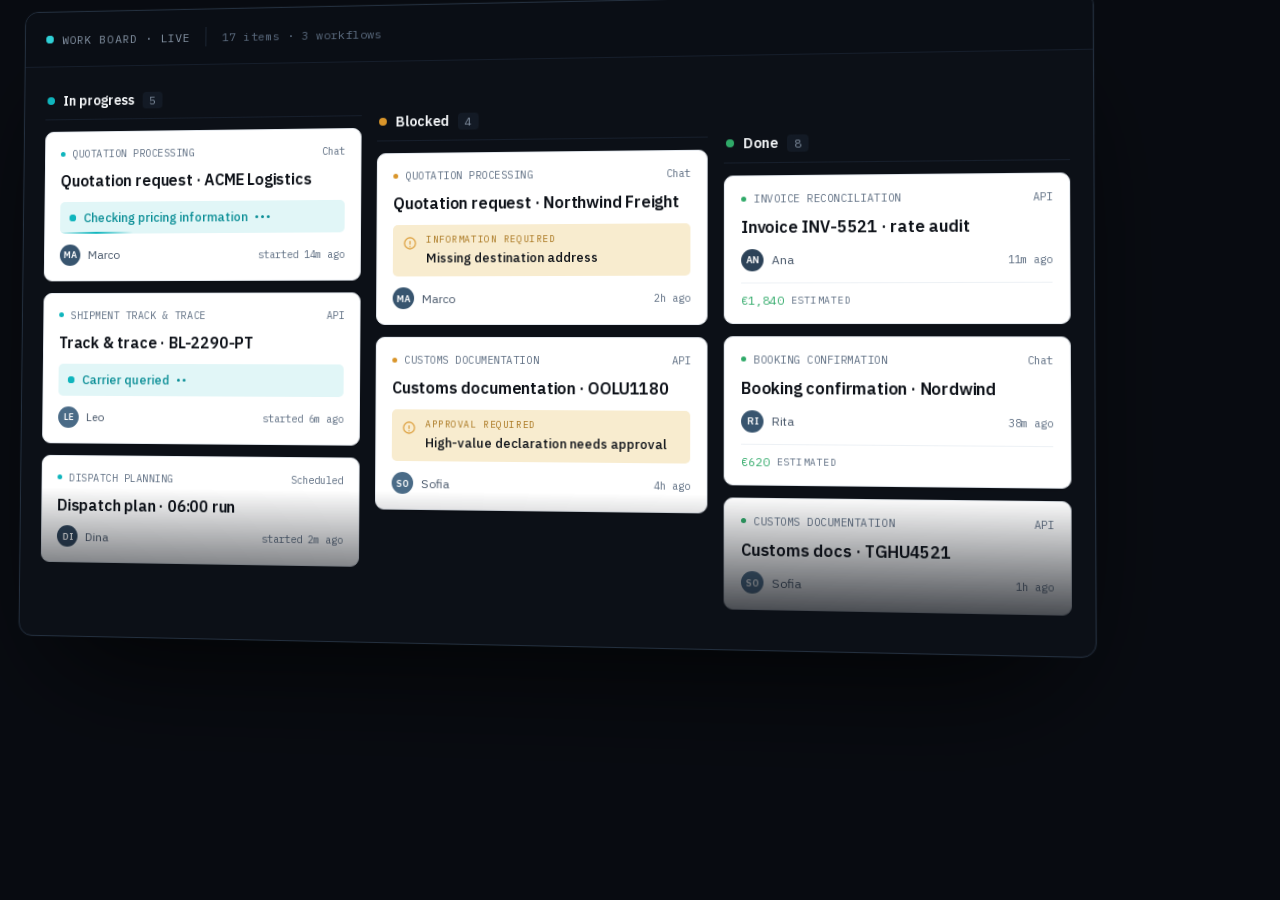
<file: embed/hero-board.html>
<!DOCTYPE html>
<html lang="en">
<head>
<meta charset="utf-8">
<meta name="viewport" content="width=1080, initial-scale=1">
<meta name="robots" content="noindex, nofollow">
<title>Iterabase work board</title>
<link rel="icon" type="image/png" href="/assets/favicon.png">
<link rel="stylesheet" href="/assets/fonts.css">
  <style>
    html,body{margin:0;padding:0;background:#080B11;}
    a{color:#5BA0FF;text-decoration:none;}
    a:hover{color:#92BEFF;}
    @keyframes hbPulse{0%{transform:scale(1);opacity:.55}70%{transform:scale(2.6);opacity:0}100%{transform:scale(2.6);opacity:0}}
    @keyframes hbDots{0%,100%{opacity:.25}50%{opacity:1}}
    @keyframes hbSweep{0%{transform:translateX(-120%)}100%{transform:translateX(420%)}}
    @media (prefers-reduced-motion: reduce){*{animation:none !important}}
  </style>
</head>
<body>
<div style="width: 1080px; font-family: 'IBM Plex Sans', system-ui, sans-serif; perspective: 1900px;">
  <div style="transform: rotateY(-7deg) rotateX(1.6deg); transform-style: preserve-3d; border: 1px solid #232F3E; border-radius: 14px; background: #0C1017; box-shadow: 0 60px 120px -40px rgba(0,0,0,0.85), 0 0 0 1px rgba(133,147,164,0.04); overflow: hidden;">

    <div style="display: flex; align-items: center; gap: 16px; padding: 18px 22px; border-bottom: 1px solid #161E2B; background: #0A0E15;">
      <span style="display: inline-flex; align-items: center; gap: 9px; font-family: 'IBM Plex Mono', monospace; font-size: 12px; letter-spacing: 0.09em; text-transform: uppercase; color: #8593A4;">
        <span style="position: relative; width: 8px; height: 8px; flex: none;"><span style="position: absolute; inset: 0; border-radius: 999px; background: #2FD0D6;"></span><span style="position: absolute; inset: 0; border-radius: 999px; background: #2FD0D6; animation: hbPulse 2.2s ease-out infinite;"></span></span>Work board · live
      </span>
      <span style="width: 1px; height: 20px; background: #1C2634;"></span>
      <span style="font-family: 'IBM Plex Mono', monospace; font-size: 12px; letter-spacing: 0.05em; color: #5E6E82;">17 items · 3 workflows</span>
      <span style="flex: 1;"></span>
    </div>

    <div style="padding: 26px 22px 0; mask-image: linear-gradient(to bottom, #000 0, #000 74%, transparent 100%); -webkit-mask-image: linear-gradient(to bottom, #000 0, #000 74%, transparent 100%);">
      <div style="display: grid; grid-template-columns: repeat(3, 1fr); gap: 16px; align-items: start; height: 560px;">

        <div style="display: flex; flex-direction: column; gap: 12px; min-width: 0;">
          <div style="display: flex; align-items: center; gap: 9px; padding: 0 2px 10px; border-bottom: 1px solid #161E2B;">
            <span style="width: 8px; height: 8px; border-radius: 999px; background: #0FB5BD; flex: none;"></span>
            <span style="font-size: 14px; font-weight: 600; color: #F6F8FA;">In progress</span>
            <span style="font-family: 'IBM Plex Mono', monospace; font-size: 11.5px; color: #8593A4; background: #131A25; border-radius: 4px; padding: 1px 7px;">5</span>
          </div>

          <div style="background: #FFFFFF; border: 1px solid #E3E8EE; border-radius: 9px; box-shadow: 0 2px 10px -4px rgba(0,0,0,0.4); padding: 15px 16px; display: flex; flex-direction: column; gap: 11px;">
            <div style="display: flex; align-items: center; justify-content: space-between; gap: 8px;">
              <span style="display: flex; align-items: center; gap: 7px; min-width: 0;"><span style="width: 5px; height: 5px; border-radius: 999px; background: #0FB5BD; flex: none;"></span><span style="font-family: 'IBM Plex Mono', monospace; font-size: 10.5px; letter-spacing: 0.05em; text-transform: uppercase; color: #5E6E82; white-space: nowrap; overflow: hidden; text-overflow: ellipsis;">Quotation processing</span></span>
              <span style="font-family: 'IBM Plex Mono', monospace; font-size: 10.5px; color: #5E6E82; flex: none;">Chat</span>
            </div>
            <div style="font-size: 16px; font-weight: 600; line-height: 1.3; letter-spacing: -0.012em; color: #0C1017;">Quotation request · ACME Logistics</div>
            <div style="position: relative; overflow: hidden; display: flex; align-items: center; gap: 8px; background: rgba(15,181,189,0.12); border-radius: 5px; padding: 8px 10px;">
              <span style="position: relative; width: 7px; height: 7px; flex: none;"><span style="position: absolute; inset: 0; border-radius: 999px; background: #0FB5BD;"></span><span style="position: absolute; inset: 0; border-radius: 999px; background: #0FB5BD; animation: hbPulse 1.8s ease-out infinite;"></span></span>
              <span style="font-size: 13px; font-weight: 500; color: #0A8E96;">Checking pricing information</span>
              <span style="display: inline-flex; gap: 3px; flex: none;"><span style="width: 3px; height: 3px; border-radius: 999px; background: #0A8E96; animation: hbDots 1.4s ease-in-out infinite;"></span><span style="width: 3px; height: 3px; border-radius: 999px; background: #0A8E96; animation: hbDots 1.4s ease-in-out .18s infinite;"></span><span style="width: 3px; height: 3px; border-radius: 999px; background: #0A8E96; animation: hbDots 1.4s ease-in-out .36s infinite;"></span></span>
              <span style="position: absolute; left: 0; bottom: 0; height: 1.5px; width: 26%; background: linear-gradient(90deg, transparent, #0FB5BD, transparent); animation: hbSweep 2.6s cubic-bezier(.4,0,.6,1) infinite;"></span>
            </div>
            <div style="display: flex; align-items: center; justify-content: space-between; gap: 8px;">
              <span style="display: flex; align-items: center; gap: 8px; min-width: 0;"><span style="width: 22px; height: 22px; border-radius: 999px; background: #38556F; color: #FFFFFF; display: flex; align-items: center; justify-content: center; font-size: 9.5px; font-weight: 600; flex: none;">MA</span><span style="font-size: 12px; color: #455467;">Marco</span></span>
              <span style="font-family: 'IBM Plex Mono', monospace; font-size: 10.5px; color: #5E6E82; flex: none;">started 14m ago</span>
            </div>
          </div>

          <div style="background: #FFFFFF; border: 1px solid #E3E8EE; border-radius: 9px; box-shadow: 0 2px 10px -4px rgba(0,0,0,0.4); padding: 15px 16px; display: flex; flex-direction: column; gap: 11px;">
            <div style="display: flex; align-items: center; justify-content: space-between; gap: 8px;">
              <span style="display: flex; align-items: center; gap: 7px; min-width: 0;"><span style="width: 5px; height: 5px; border-radius: 999px; background: #0FB5BD; flex: none;"></span><span style="font-family: 'IBM Plex Mono', monospace; font-size: 10.5px; letter-spacing: 0.05em; text-transform: uppercase; color: #5E6E82; white-space: nowrap; overflow: hidden; text-overflow: ellipsis;">Shipment track &amp; trace</span></span>
              <span style="font-family: 'IBM Plex Mono', monospace; font-size: 10.5px; color: #5E6E82; flex: none;">API</span>
            </div>
            <div style="font-size: 16px; font-weight: 600; line-height: 1.3; letter-spacing: -0.012em; color: #0C1017;">Track &amp; trace · BL-2290-PT</div>
            <div style="position: relative; overflow: hidden; display: flex; align-items: center; gap: 8px; background: rgba(15,181,189,0.12); border-radius: 5px; padding: 8px 10px;">
              <span style="position: relative; width: 7px; height: 7px; flex: none;"><span style="position: absolute; inset: 0; border-radius: 999px; background: #0FB5BD;"></span><span style="position: absolute; inset: 0; border-radius: 999px; background: #0FB5BD; animation: hbPulse 1.8s ease-out .4s infinite;"></span></span>
              <span style="font-size: 13px; font-weight: 500; color: #0A8E96;">Carrier queried</span>
              <span style="display: inline-flex; gap: 3px; flex: none;"><span style="width: 3px; height: 3px; border-radius: 999px; background: #0A8E96; animation: hbDots 1.4s ease-in-out infinite;"></span><span style="width: 3px; height: 3px; border-radius: 999px; background: #0A8E96; animation: hbDots 1.4s ease-in-out .18s infinite;"></span></span>
            </div>
            <div style="display: flex; align-items: center; justify-content: space-between; gap: 8px;">
              <span style="display: flex; align-items: center; gap: 8px; min-width: 0;"><span style="width: 22px; height: 22px; border-radius: 999px; background: #4A6B87; color: #FFFFFF; display: flex; align-items: center; justify-content: center; font-size: 9.5px; font-weight: 600; flex: none;">LE</span><span style="font-size: 12px; color: #455467;">Leo</span></span>
              <span style="font-family: 'IBM Plex Mono', monospace; font-size: 10.5px; color: #5E6E82; flex: none;">started 6m ago</span>
            </div>
          </div>

          <div style="background: #FFFFFF; border: 1px solid #E3E8EE; border-radius: 9px; box-shadow: 0 2px 10px -4px rgba(0,0,0,0.4); padding: 15px 16px; display: flex; flex-direction: column; gap: 11px;">
            <div style="display: flex; align-items: center; justify-content: space-between; gap: 8px;">
              <span style="display: flex; align-items: center; gap: 7px; min-width: 0;"><span style="width: 5px; height: 5px; border-radius: 999px; background: #0FB5BD; flex: none;"></span><span style="font-family: 'IBM Plex Mono', monospace; font-size: 10.5px; letter-spacing: 0.05em; text-transform: uppercase; color: #5E6E82;">Dispatch planning</span></span>
              <span style="font-family: 'IBM Plex Mono', monospace; font-size: 10.5px; color: #5E6E82; flex: none;">Scheduled</span>
            </div>
            <div style="font-size: 16px; font-weight: 600; line-height: 1.3; letter-spacing: -0.012em; color: #0C1017;">Dispatch plan · 06:00 run</div>
            <div style="display: flex; align-items: center; justify-content: space-between; gap: 8px;">
              <span style="display: flex; align-items: center; gap: 8px; min-width: 0;"><span style="width: 22px; height: 22px; border-radius: 999px; background: #2C4258; color: #FFFFFF; display: flex; align-items: center; justify-content: center; font-size: 9.5px; font-weight: 600; flex: none;">DI</span><span style="font-size: 12px; color: #455467;">Dina</span></span>
              <span style="font-family: 'IBM Plex Mono', monospace; font-size: 10.5px; color: #5E6E82; flex: none;">started 2m ago</span>
            </div>
          </div>
        </div>

        <div style="display: flex; flex-direction: column; gap: 12px; min-width: 0; margin-top: 26px;">
          <div style="display: flex; align-items: center; gap: 9px; padding: 0 2px 10px; border-bottom: 1px solid #161E2B;">
            <span style="width: 8px; height: 8px; border-radius: 999px; background: #D9952A; flex: none;"></span>
            <span style="font-size: 14px; font-weight: 600; color: #F6F8FA;">Blocked</span>
            <span style="font-family: 'IBM Plex Mono', monospace; font-size: 11.5px; color: #8593A4; background: #131A25; border-radius: 4px; padding: 1px 7px;">4</span>
          </div>

          <div style="background: #FFFFFF; border: 1px solid #E3E8EE; border-radius: 9px; box-shadow: 0 2px 10px -4px rgba(0,0,0,0.4); padding: 15px 16px; display: flex; flex-direction: column; gap: 11px;">
            <div style="display: flex; align-items: center; justify-content: space-between; gap: 8px;">
              <span style="display: flex; align-items: center; gap: 7px; min-width: 0;"><span style="width: 5px; height: 5px; border-radius: 999px; background: #D9952A; flex: none;"></span><span style="font-family: 'IBM Plex Mono', monospace; font-size: 10.5px; letter-spacing: 0.05em; text-transform: uppercase; color: #5E6E82;">Quotation processing</span></span>
              <span style="font-family: 'IBM Plex Mono', monospace; font-size: 10.5px; color: #5E6E82; flex: none;">Chat</span>
            </div>
            <div style="font-size: 16px; font-weight: 600; line-height: 1.3; letter-spacing: -0.012em; color: #0C1017;">Quotation request · Northwind Freight</div>
            <div style="display: flex; align-items: flex-start; gap: 9px; background: #F8ECCF; border-radius: 5px; padding: 9px 10px;">
              <span style="color: #D9952A; flex: none; margin-top: 1px;"><svg width="15" height="15" viewBox="0 0 24 24" fill="none" stroke="currentColor" stroke-width="1.75" stroke-linecap="round"><path d="M12 9v4"/><path d="M12 17h.01"/><circle cx="12" cy="12" r="9"/></svg></span>
              <span style="line-height: 1.35;"><span style="display: block; font-family: 'IBM Plex Mono', monospace; font-size: 9.5px; letter-spacing: 0.06em; text-transform: uppercase; color: #A9761F;">Information required</span><span style="font-size: 13px; color: #0C1017; font-weight: 500;">Missing destination address</span></span>
            </div>
            <div style="display: flex; align-items: center; justify-content: space-between; gap: 8px;">
              <span style="display: flex; align-items: center; gap: 8px; min-width: 0;"><span style="width: 22px; height: 22px; border-radius: 999px; background: #38556F; color: #FFFFFF; display: flex; align-items: center; justify-content: center; font-size: 9.5px; font-weight: 600; flex: none;">MA</span><span style="font-size: 12px; color: #455467;">Marco</span></span>
              <span style="font-family: 'IBM Plex Mono', monospace; font-size: 10.5px; color: #5E6E82; flex: none;">2h ago</span>
            </div>
          </div>

          <div style="background: #FFFFFF; border: 1px solid #E3E8EE; border-radius: 9px; box-shadow: 0 2px 10px -4px rgba(0,0,0,0.4); padding: 15px 16px; display: flex; flex-direction: column; gap: 11px;">
            <div style="display: flex; align-items: center; justify-content: space-between; gap: 8px;">
              <span style="display: flex; align-items: center; gap: 7px; min-width: 0;"><span style="width: 5px; height: 5px; border-radius: 999px; background: #D9952A; flex: none;"></span><span style="font-family: 'IBM Plex Mono', monospace; font-size: 10.5px; letter-spacing: 0.05em; text-transform: uppercase; color: #5E6E82;">Customs documentation</span></span>
              <span style="font-family: 'IBM Plex Mono', monospace; font-size: 10.5px; color: #5E6E82; flex: none;">API</span>
            </div>
            <div style="font-size: 16px; font-weight: 600; line-height: 1.3; letter-spacing: -0.012em; color: #0C1017;">Customs documentation · OOLU1180</div>
            <div style="display: flex; align-items: flex-start; gap: 9px; background: #F8ECCF; border-radius: 5px; padding: 9px 10px;">
              <span style="color: #D9952A; flex: none; margin-top: 1px;"><svg width="15" height="15" viewBox="0 0 24 24" fill="none" stroke="currentColor" stroke-width="1.75" stroke-linecap="round"><path d="M12 9v4"/><path d="M12 17h.01"/><circle cx="12" cy="12" r="9"/></svg></span>
              <span style="line-height: 1.35;"><span style="display: block; font-family: 'IBM Plex Mono', monospace; font-size: 9.5px; letter-spacing: 0.06em; text-transform: uppercase; color: #A9761F;">Approval required</span><span style="font-size: 13px; color: #0C1017; font-weight: 500;">High-value declaration needs approval</span></span>
            </div>
            <div style="display: flex; align-items: center; justify-content: space-between; gap: 8px;">
              <span style="display: flex; align-items: center; gap: 8px; min-width: 0;"><span style="width: 22px; height: 22px; border-radius: 999px; background: #4A6B87; color: #FFFFFF; display: flex; align-items: center; justify-content: center; font-size: 9.5px; font-weight: 600; flex: none;">SO</span><span style="font-size: 12px; color: #455467;">Sofia</span></span>
              <span style="font-family: 'IBM Plex Mono', monospace; font-size: 10.5px; color: #5E6E82; flex: none;">4h ago</span>
            </div>
          </div>
        </div>

        <div style="display: flex; flex-direction: column; gap: 12px; min-width: 0; margin-top: 52px;">
          <div style="display: flex; align-items: center; gap: 9px; padding: 0 2px 10px; border-bottom: 1px solid #161E2B;">
            <span style="width: 8px; height: 8px; border-radius: 999px; background: #2FA968; flex: none;"></span>
            <span style="font-size: 14px; font-weight: 600; color: #F6F8FA;">Done</span>
            <span style="font-family: 'IBM Plex Mono', monospace; font-size: 11.5px; color: #8593A4; background: #131A25; border-radius: 4px; padding: 1px 7px;">8</span>
          </div>

          <div style="background: #FFFFFF; border: 1px solid #E3E8EE; border-radius: 9px; box-shadow: 0 2px 10px -4px rgba(0,0,0,0.4); padding: 15px 16px; display: flex; flex-direction: column; gap: 11px;">
            <div style="display: flex; align-items: center; justify-content: space-between; gap: 8px;">
              <span style="display: flex; align-items: center; gap: 7px; min-width: 0;"><span style="width: 5px; height: 5px; border-radius: 999px; background: #2FA968; flex: none;"></span><span style="font-family: 'IBM Plex Mono', monospace; font-size: 10.5px; letter-spacing: 0.05em; text-transform: uppercase; color: #5E6E82;">Invoice reconciliation</span></span>
              <span style="font-family: 'IBM Plex Mono', monospace; font-size: 10.5px; color: #5E6E82; flex: none;">API</span>
            </div>
            <div style="font-size: 16px; font-weight: 600; line-height: 1.3; letter-spacing: -0.012em; color: #0C1017;">Invoice INV-5521 · rate audit</div>
            <div style="display: flex; align-items: center; justify-content: space-between; gap: 8px;">
              <span style="display: flex; align-items: center; gap: 8px; min-width: 0;"><span style="width: 22px; height: 22px; border-radius: 999px; background: #2C4258; color: #FFFFFF; display: flex; align-items: center; justify-content: center; font-size: 9.5px; font-weight: 600; flex: none;">AN</span><span style="font-size: 12px; color: #455467;">Ana</span></span>
              <span style="font-family: 'IBM Plex Mono', monospace; font-size: 10.5px; color: #5E6E82; flex: none;">11m ago</span>
            </div>
            <div style="display: flex; align-items: center; gap: 7px; font-family: 'IBM Plex Mono', monospace; font-size: 11.5px; color: #2FA968; border-top: 1px solid #EDF1F5; padding-top: 9px;">€1,840<span style="color: #5E6E82; font-size: 9.5px; letter-spacing: 0.05em; text-transform: uppercase;">estimated</span></div>
          </div>

          <div style="background: #FFFFFF; border: 1px solid #E3E8EE; border-radius: 9px; box-shadow: 0 2px 10px -4px rgba(0,0,0,0.4); padding: 15px 16px; display: flex; flex-direction: column; gap: 11px;">
            <div style="display: flex; align-items: center; justify-content: space-between; gap: 8px;">
              <span style="display: flex; align-items: center; gap: 7px; min-width: 0;"><span style="width: 5px; height: 5px; border-radius: 999px; background: #2FA968; flex: none;"></span><span style="font-family: 'IBM Plex Mono', monospace; font-size: 10.5px; letter-spacing: 0.05em; text-transform: uppercase; color: #5E6E82;">Booking confirmation</span></span>
              <span style="font-family: 'IBM Plex Mono', monospace; font-size: 10.5px; color: #5E6E82; flex: none;">Chat</span>
            </div>
            <div style="font-size: 16px; font-weight: 600; line-height: 1.3; letter-spacing: -0.012em; color: #0C1017;">Booking confirmation · Nordwind</div>
            <div style="display: flex; align-items: center; justify-content: space-between; gap: 8px;">
              <span style="display: flex; align-items: center; gap: 8px; min-width: 0;"><span style="width: 22px; height: 22px; border-radius: 999px; background: #38556F; color: #FFFFFF; display: flex; align-items: center; justify-content: center; font-size: 9.5px; font-weight: 600; flex: none;">RI</span><span style="font-size: 12px; color: #455467;">Rita</span></span>
              <span style="font-family: 'IBM Plex Mono', monospace; font-size: 10.5px; color: #5E6E82; flex: none;">38m ago</span>
            </div>
            <div style="display: flex; align-items: center; gap: 7px; font-family: 'IBM Plex Mono', monospace; font-size: 11.5px; color: #2FA968; border-top: 1px solid #EDF1F5; padding-top: 9px;">€620<span style="color: #5E6E82; font-size: 9.5px; letter-spacing: 0.05em; text-transform: uppercase;">estimated</span></div>
          </div>

          <div style="background: #FFFFFF; border: 1px solid #E3E8EE; border-radius: 9px; box-shadow: 0 2px 10px -4px rgba(0,0,0,0.4); padding: 15px 16px; display: flex; flex-direction: column; gap: 11px;">
            <div style="display: flex; align-items: center; justify-content: space-between; gap: 8px;">
              <span style="display: flex; align-items: center; gap: 7px; min-width: 0;"><span style="width: 5px; height: 5px; border-radius: 999px; background: #2FA968; flex: none;"></span><span style="font-family: 'IBM Plex Mono', monospace; font-size: 10.5px; letter-spacing: 0.05em; text-transform: uppercase; color: #5E6E82;">Customs documentation</span></span>
              <span style="font-family: 'IBM Plex Mono', monospace; font-size: 10.5px; color: #5E6E82; flex: none;">API</span>
            </div>
            <div style="font-size: 16px; font-weight: 600; line-height: 1.3; letter-spacing: -0.012em; color: #0C1017;">Customs docs · TGHU4521</div>
            <div style="display: flex; align-items: center; justify-content: space-between; gap: 8px;">
              <span style="display: flex; align-items: center; gap: 8px; min-width: 0;"><span style="width: 22px; height: 22px; border-radius: 999px; background: #4A6B87; color: #FFFFFF; display: flex; align-items: center; justify-content: center; font-size: 9.5px; font-weight: 600; flex: none;">SO</span><span style="font-size: 12px; color: #455467;">Sofia</span></span>
              <span style="font-family: 'IBM Plex Mono', monospace; font-size: 10.5px; color: #5E6E82; flex: none;">1h ago</span>
            </div>
          </div>
        </div>
      </div>
    </div>
  </div>
</div>
</body>
</html>
</file>
<file: assets/fonts.css>
/* IBM Plex — self-hosted (latin, latin-ext). Source: Google Fonts. */
@font-face{font-family:'IBM Plex Mono';font-style:normal;font-weight:400;font-display:swap;src:url('fonts/ibmplexmono-400-latin-ext.woff2') format('woff2');unicode-range:U+0100-02BA, U+02BD-02C5, U+02C7-02CC, U+02CE-02D7, U+02DD-02FF, U+0304, U+0308, U+0329, U+1D00-1DBF, U+1E00-1E9F, U+1EF2-1EFF, U+2020, U+20A0-20AB, U+20AD-20C0, U+2113, U+2C60-2C7F, U+A720-A7FF;}
@font-face{font-family:'IBM Plex Mono';font-style:normal;font-weight:400;font-display:swap;src:url('fonts/ibmplexmono-400-latin.woff2') format('woff2');unicode-range:U+0000-00FF, U+0131, U+0152-0153, U+02BB-02BC, U+02C6, U+02DA, U+02DC, U+0304, U+0308, U+0329, U+2000-206F, U+20AC, U+2122, U+2191, U+2193, U+2212, U+2215, U+FEFF, U+FFFD;}
@font-face{font-family:'IBM Plex Mono';font-style:normal;font-weight:500;font-display:swap;src:url('fonts/ibmplexmono-500-latin-ext.woff2') format('woff2');unicode-range:U+0100-02BA, U+02BD-02C5, U+02C7-02CC, U+02CE-02D7, U+02DD-02FF, U+0304, U+0308, U+0329, U+1D00-1DBF, U+1E00-1E9F, U+1EF2-1EFF, U+2020, U+20A0-20AB, U+20AD-20C0, U+2113, U+2C60-2C7F, U+A720-A7FF;}
@font-face{font-family:'IBM Plex Mono';font-style:normal;font-weight:500;font-display:swap;src:url('fonts/ibmplexmono-500-latin.woff2') format('woff2');unicode-range:U+0000-00FF, U+0131, U+0152-0153, U+02BB-02BC, U+02C6, U+02DA, U+02DC, U+0304, U+0308, U+0329, U+2000-206F, U+20AC, U+2122, U+2191, U+2193, U+2212, U+2215, U+FEFF, U+FFFD;}
@font-face{font-family:'IBM Plex Mono';font-style:normal;font-weight:600;font-display:swap;src:url('fonts/ibmplexmono-600-latin-ext.woff2') format('woff2');unicode-range:U+0100-02BA, U+02BD-02C5, U+02C7-02CC, U+02CE-02D7, U+02DD-02FF, U+0304, U+0308, U+0329, U+1D00-1DBF, U+1E00-1E9F, U+1EF2-1EFF, U+2020, U+20A0-20AB, U+20AD-20C0, U+2113, U+2C60-2C7F, U+A720-A7FF;}
@font-face{font-family:'IBM Plex Mono';font-style:normal;font-weight:600;font-display:swap;src:url('fonts/ibmplexmono-600-latin.woff2') format('woff2');unicode-range:U+0000-00FF, U+0131, U+0152-0153, U+02BB-02BC, U+02C6, U+02DA, U+02DC, U+0304, U+0308, U+0329, U+2000-206F, U+20AC, U+2122, U+2191, U+2193, U+2212, U+2215, U+FEFF, U+FFFD;}
@font-face{font-family:'IBM Plex Sans';font-style:normal;font-weight:400;font-display:swap;src:url('fonts/ibmplexsans-400-latin-ext.woff2') format('woff2');unicode-range:U+0100-02BA, U+02BD-02C5, U+02C7-02CC, U+02CE-02D7, U+02DD-02FF, U+0304, U+0308, U+0329, U+1D00-1DBF, U+1E00-1E9F, U+1EF2-1EFF, U+2020, U+20A0-20AB, U+20AD-20C0, U+2113, U+2C60-2C7F, U+A720-A7FF;}
@font-face{font-family:'IBM Plex Sans';font-style:normal;font-weight:400;font-display:swap;src:url('fonts/ibmplexsans-400-latin.woff2') format('woff2');unicode-range:U+0000-00FF, U+0131, U+0152-0153, U+02BB-02BC, U+02C6, U+02DA, U+02DC, U+0304, U+0308, U+0329, U+2000-206F, U+20AC, U+2122, U+2191, U+2193, U+2212, U+2215, U+FEFF, U+FFFD;}
@font-face{font-family:'IBM Plex Sans';font-style:normal;font-weight:500;font-display:swap;src:url('fonts/ibmplexsans-500-latin-ext.woff2') format('woff2');unicode-range:U+0100-02BA, U+02BD-02C5, U+02C7-02CC, U+02CE-02D7, U+02DD-02FF, U+0304, U+0308, U+0329, U+1D00-1DBF, U+1E00-1E9F, U+1EF2-1EFF, U+2020, U+20A0-20AB, U+20AD-20C0, U+2113, U+2C60-2C7F, U+A720-A7FF;}
@font-face{font-family:'IBM Plex Sans';font-style:normal;font-weight:500;font-display:swap;src:url('fonts/ibmplexsans-500-latin.woff2') format('woff2');unicode-range:U+0000-00FF, U+0131, U+0152-0153, U+02BB-02BC, U+02C6, U+02DA, U+02DC, U+0304, U+0308, U+0329, U+2000-206F, U+20AC, U+2122, U+2191, U+2193, U+2212, U+2215, U+FEFF, U+FFFD;}
@font-face{font-family:'IBM Plex Sans';font-style:normal;font-weight:600;font-display:swap;src:url('fonts/ibmplexsans-600-latin-ext.woff2') format('woff2');unicode-range:U+0100-02BA, U+02BD-02C5, U+02C7-02CC, U+02CE-02D7, U+02DD-02FF, U+0304, U+0308, U+0329, U+1D00-1DBF, U+1E00-1E9F, U+1EF2-1EFF, U+2020, U+20A0-20AB, U+20AD-20C0, U+2113, U+2C60-2C7F, U+A720-A7FF;}
@font-face{font-family:'IBM Plex Sans';font-style:normal;font-weight:600;font-display:swap;src:url('fonts/ibmplexsans-600-latin.woff2') format('woff2');unicode-range:U+0000-00FF, U+0131, U+0152-0153, U+02BB-02BC, U+02C6, U+02DA, U+02DC, U+0304, U+0308, U+0329, U+2000-206F, U+20AC, U+2122, U+2191, U+2193, U+2212, U+2215, U+FEFF, U+FFFD;}
@font-face{font-family:'IBM Plex Sans';font-style:normal;font-weight:700;font-display:swap;src:url('fonts/ibmplexsans-700-latin-ext.woff2') format('woff2');unicode-range:U+0100-02BA, U+02BD-02C5, U+02C7-02CC, U+02CE-02D7, U+02DD-02FF, U+0304, U+0308, U+0329, U+1D00-1DBF, U+1E00-1E9F, U+1EF2-1EFF, U+2020, U+20A0-20AB, U+20AD-20C0, U+2113, U+2C60-2C7F, U+A720-A7FF;}
@font-face{font-family:'IBM Plex Sans';font-style:normal;font-weight:700;font-display:swap;src:url('fonts/ibmplexsans-700-latin.woff2') format('woff2');unicode-range:U+0000-00FF, U+0131, U+0152-0153, U+02BB-02BC, U+02C6, U+02DA, U+02DC, U+0304, U+0308, U+0329, U+2000-206F, U+20AC, U+2122, U+2191, U+2193, U+2212, U+2215, U+FEFF, U+FFFD;}
@font-face{font-family:'IBM Plex Sans Condensed';font-style:normal;font-weight:500;font-display:swap;src:url('fonts/ibmplexsanscondensed-500-latin-ext.woff2') format('woff2');unicode-range:U+0100-02BA, U+02BD-02C5, U+02C7-02CC, U+02CE-02D7, U+02DD-02FF, U+0304, U+0308, U+0329, U+1D00-1DBF, U+1E00-1E9F, U+1EF2-1EFF, U+2020, U+20A0-20AB, U+20AD-20C0, U+2113, U+2C60-2C7F, U+A720-A7FF;}
@font-face{font-family:'IBM Plex Sans Condensed';font-style:normal;font-weight:500;font-display:swap;src:url('fonts/ibmplexsanscondensed-500-latin.woff2') format('woff2');unicode-range:U+0000-00FF, U+0131, U+0152-0153, U+02BB-02BC, U+02C6, U+02DA, U+02DC, U+0304, U+0308, U+0329, U+2000-206F, U+20AC, U+2122, U+2191, U+2193, U+2212, U+2215, U+FEFF, U+FFFD;}
@font-face{font-family:'IBM Plex Sans Condensed';font-style:normal;font-weight:600;font-display:swap;src:url('fonts/ibmplexsanscondensed-600-latin-ext.woff2') format('woff2');unicode-range:U+0100-02BA, U+02BD-02C5, U+02C7-02CC, U+02CE-02D7, U+02DD-02FF, U+0304, U+0308, U+0329, U+1D00-1DBF, U+1E00-1E9F, U+1EF2-1EFF, U+2020, U+20A0-20AB, U+20AD-20C0, U+2113, U+2C60-2C7F, U+A720-A7FF;}
@font-face{font-family:'IBM Plex Sans Condensed';font-style:normal;font-weight:600;font-display:swap;src:url('fonts/ibmplexsanscondensed-600-latin.woff2') format('woff2');unicode-range:U+0000-00FF, U+0131, U+0152-0153, U+02BB-02BC, U+02C6, U+02DA, U+02DC, U+0304, U+0308, U+0329, U+2000-206F, U+20AC, U+2122, U+2191, U+2193, U+2212, U+2215, U+FEFF, U+FFFD;}
@font-face{font-family:'IBM Plex Sans Condensed';font-style:normal;font-weight:700;font-display:swap;src:url('fonts/ibmplexsanscondensed-700-latin-ext.woff2') format('woff2');unicode-range:U+0100-02BA, U+02BD-02C5, U+02C7-02CC, U+02CE-02D7, U+02DD-02FF, U+0304, U+0308, U+0329, U+1D00-1DBF, U+1E00-1E9F, U+1EF2-1EFF, U+2020, U+20A0-20AB, U+20AD-20C0, U+2113, U+2C60-2C7F, U+A720-A7FF;}
@font-face{font-family:'IBM Plex Sans Condensed';font-style:normal;font-weight:700;font-display:swap;src:url('fonts/ibmplexsanscondensed-700-latin.woff2') format('woff2');unicode-range:U+0000-00FF, U+0131, U+0152-0153, U+02BB-02BC, U+02C6, U+02DA, U+02DC, U+0304, U+0308, U+0329, U+2000-206F, U+20AC, U+2122, U+2191, U+2193, U+2212, U+2215, U+FEFF, U+FFFD;}
</file>
